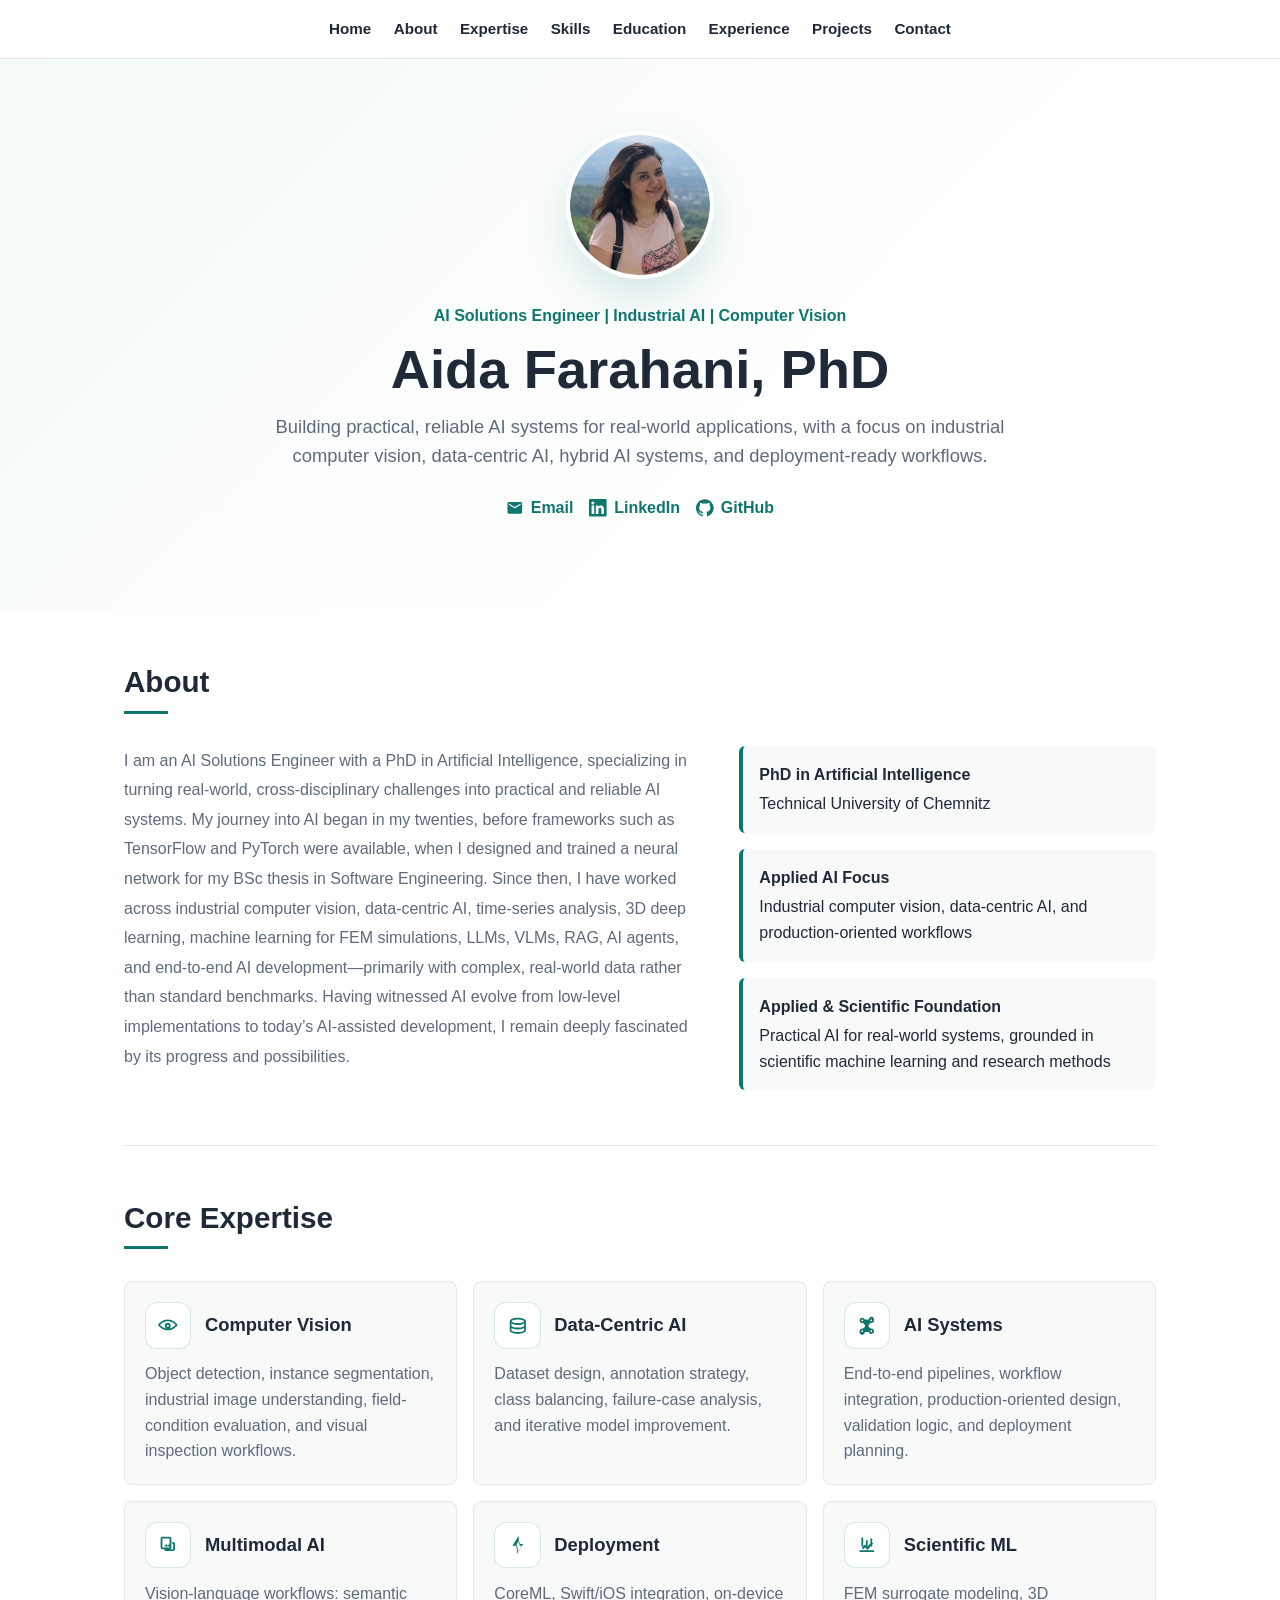
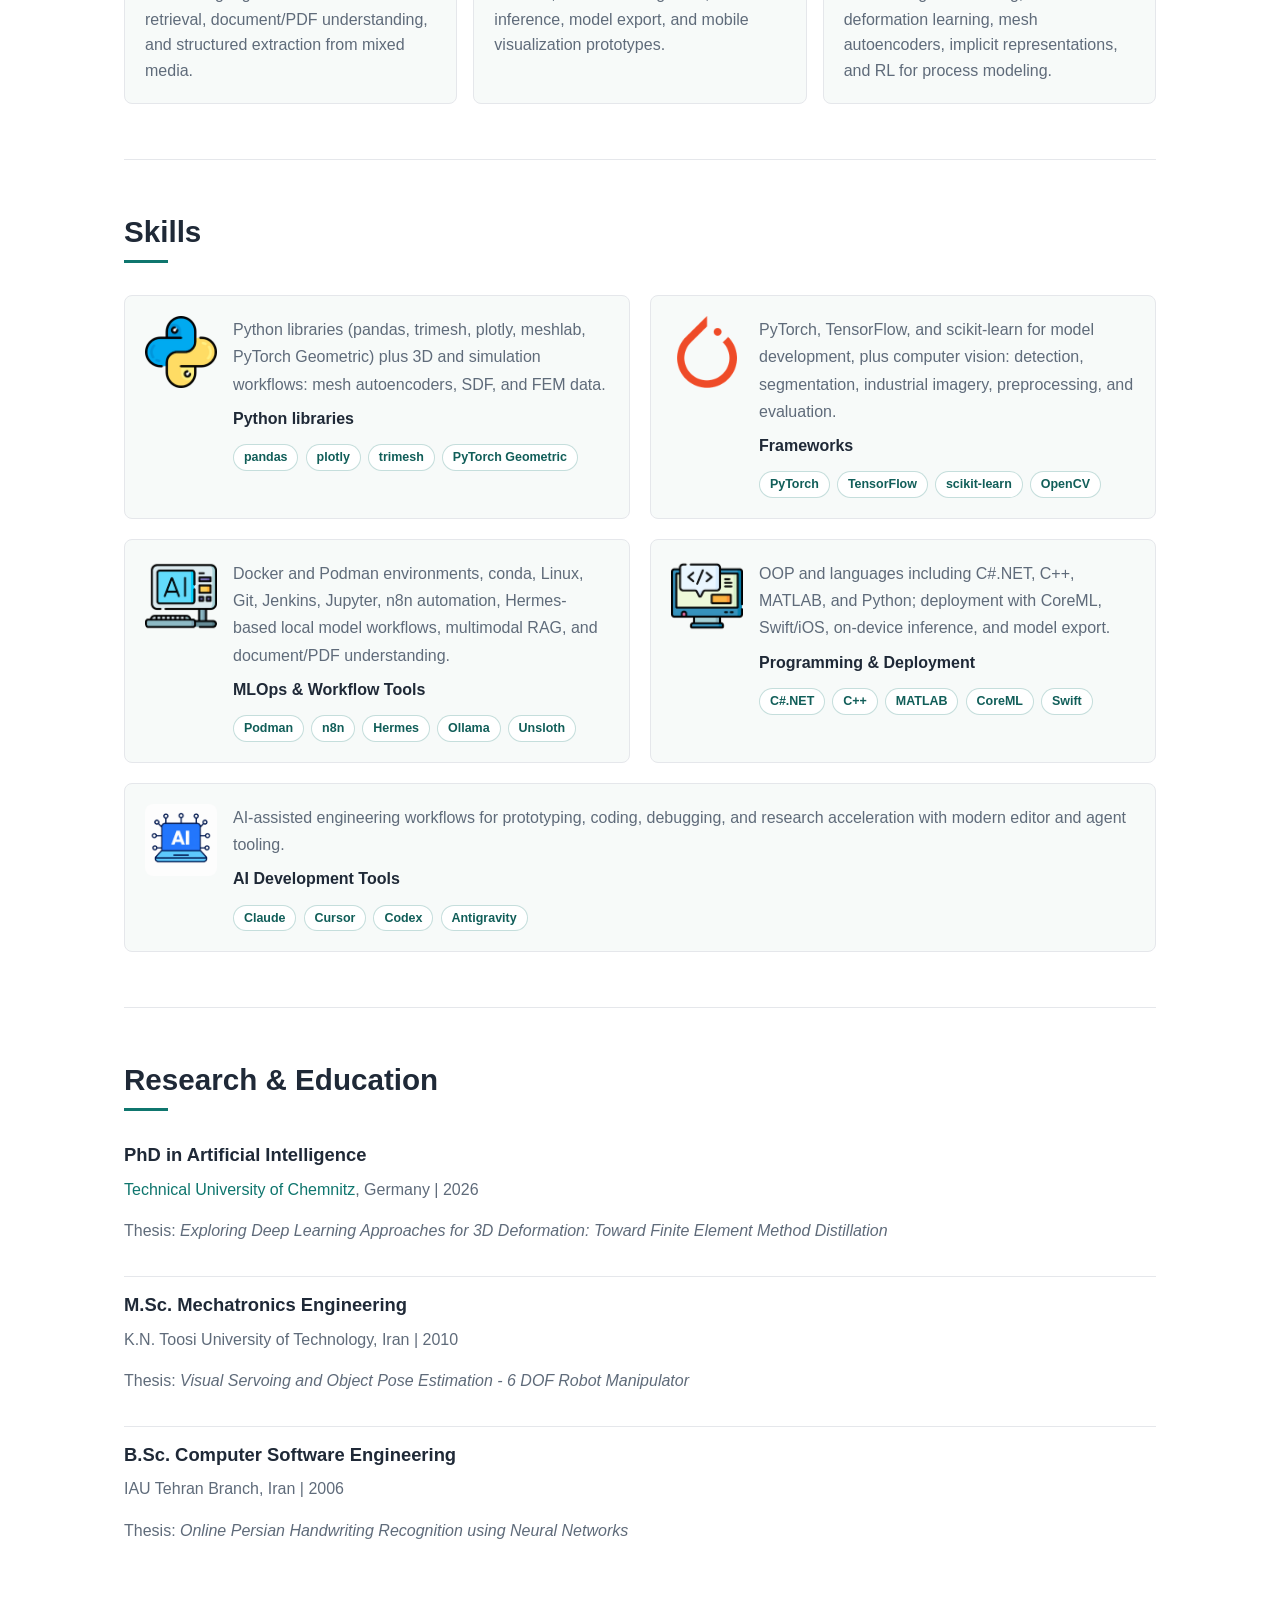
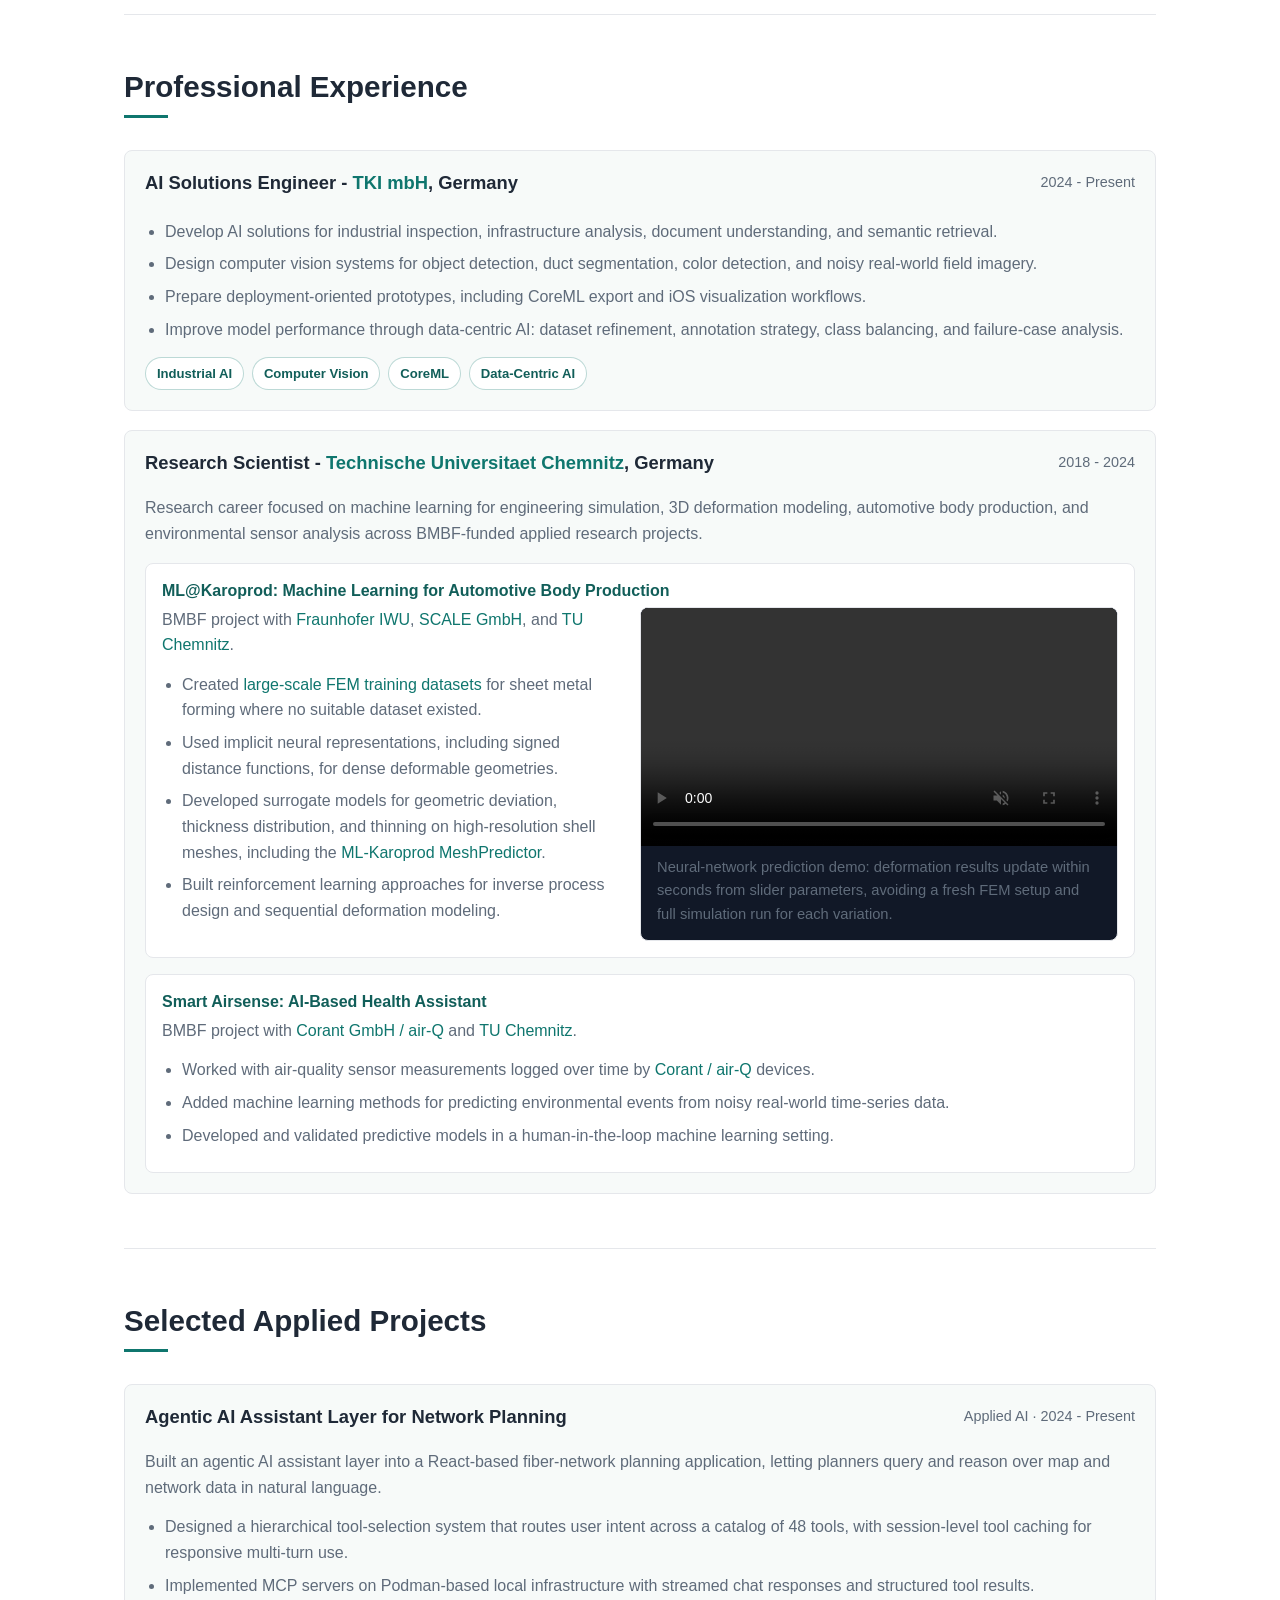
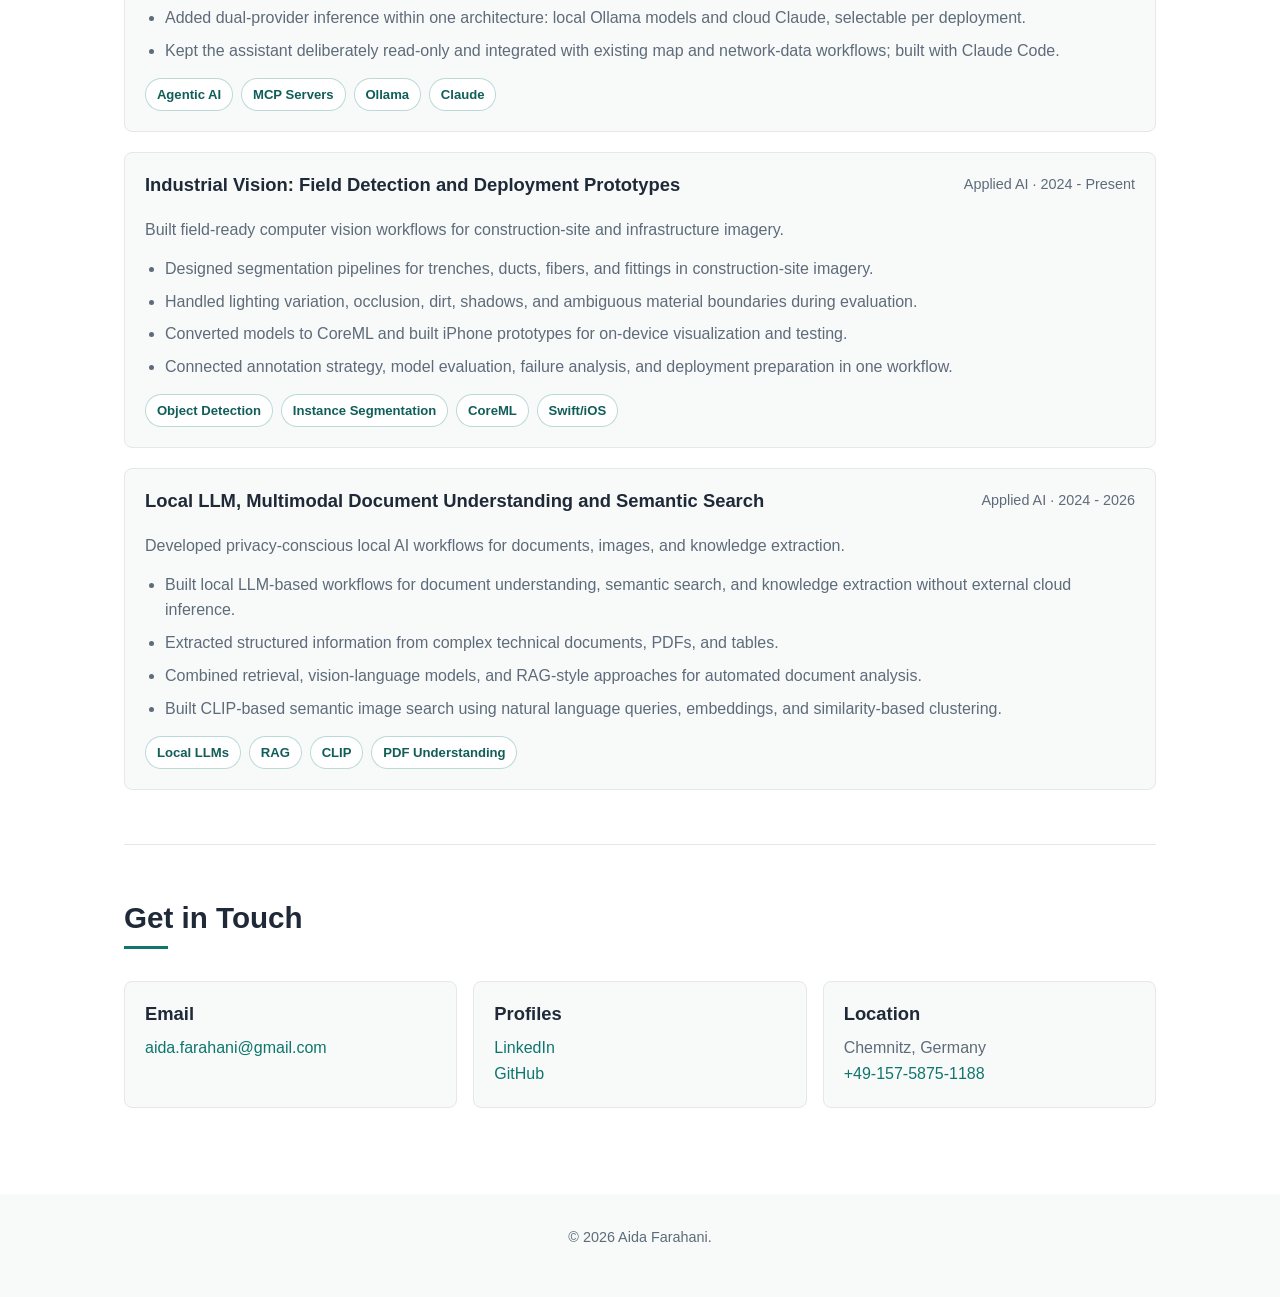
<file: index.html>
<!DOCTYPE html>
<html lang="en">
<head>
    <meta charset="UTF-8">
    <meta http-equiv="X-UA-Compatible" content="IE=Edge">
    <meta name="viewport" content="width=device-width, initial-scale=1.0">
    <meta name="description" content="Aida Farahani, PhD - AI Solutions Engineer focused on industrial computer vision, data-centric AI, hybrid AI systems, and deployed machine learning workflows.">
    <meta name="keywords" content="AI Solutions Engineer, Industrial AI, Computer Vision, Data-Centric AI, YOLO, CoreML, CLIP, RAG, Scientific Machine Learning">
    <meta name="author" content="Aida Farahani">
    <meta name="google-site-verification" content="kxf_3PUzTFuj3gnXSneMkqVTZVSWj_Dgb15Qgk63_C0">
    <title>Aida Farahani, PhD | AI Solutions Engineer</title>
    <style>
        * {
            box-sizing: border-box;
            margin: 0;
            padding: 0;
        }

        :root {
            --accent: #0f766e;
            --accent-dark: #115e59;
            --blue: #2563eb;
            --ink: #1f2937;
            --muted: #5f6b7a;
            --line: #e5e7eb;
            --surface: #f7faf9;
            --white: #ffffff;
        }

        html {
            scroll-behavior: smooth;
        }

        body {
            background: var(--white);
            color: var(--ink);
            font-family: -apple-system, BlinkMacSystemFont, "Segoe UI", Roboto, "Helvetica Neue", Arial, sans-serif;
            line-height: 1.6;
        }

        a {
            color: var(--accent);
            text-decoration: none;
        }

        a:hover {
            color: var(--accent-dark);
            text-decoration: underline;
        }

        nav {
            backdrop-filter: blur(10px);
            background: rgba(255, 255, 255, 0.94);
            border-bottom: 1px solid var(--line);
            position: sticky;
            top: 0;
            z-index: 1000;
        }

        nav ul {
            display: flex;
            flex-wrap: wrap;
            gap: 1.4rem;
            justify-content: center;
            list-style: none;
            padding: 1rem 1.5rem;
        }

        nav a {
            color: var(--ink);
            font-size: 0.95rem;
            font-weight: 600;
            position: relative;
        }

        nav a::after {
            background: var(--accent);
            bottom: -6px;
            content: "";
            height: 2px;
            left: 0;
            position: absolute;
            transition: width 0.2s ease;
            width: 0;
        }

        nav a:hover {
            text-decoration: none;
        }

        nav a:hover::after {
            width: 100%;
        }

        header {
            background: linear-gradient(135deg, #f4fbf9 0%, #ffffff 70%);
            padding: 4.5rem 1.5rem 4rem;
            text-align: center;
        }

        .profile-img {
            border: 4px solid var(--white);
            border-radius: 50%;
            box-shadow: 0 18px 42px rgba(15, 118, 110, 0.16);
            display: block;
            height: 148px;
            margin: 0 auto 1.5rem;
            object-fit: cover;
            width: 148px;
        }

        h1 {
            font-size: clamp(2.1rem, 5vw, 3.4rem);
            letter-spacing: 0;
            line-height: 1.1;
            margin-bottom: 0.75rem;
        }

        .eyebrow {
            color: var(--accent);
            font-size: 1rem;
            font-weight: 700;
            margin-bottom: 0.75rem;
        }

        .tagline {
            color: var(--muted);
            font-size: 1.15rem;
            margin: 0 auto 1.5rem;
            max-width: 760px;
        }

        .social-links,
        .cta-buttons {
            display: flex;
            flex-wrap: wrap;
            gap: 1rem;
            justify-content: center;
        }

        .social-links {
            margin-bottom: 1.6rem;
        }

        .social-links a {
            align-items: center;
            display: inline-flex;
            font-weight: 600;
            gap: 0.45rem;
        }

        .social-link-icon {
            fill: currentColor;
            flex-shrink: 0;
            height: 1.1rem;
            width: 1.1rem;
        }

        .btn {
            border-radius: 6px;
            display: inline-block;
            font-size: 0.95rem;
            font-weight: 700;
            padding: 0.78rem 1.2rem;
            transition: background 0.2s ease, color 0.2s ease, transform 0.2s ease;
        }

        .btn-primary {
            background: var(--accent);
            color: var(--white);
        }

        .btn-primary:hover {
            background: var(--accent-dark);
            color: var(--white);
            text-decoration: none;
            transform: translateY(-1px);
        }

        .btn-secondary {
            border: 1px solid var(--accent);
            color: var(--accent);
        }

        .btn-secondary:hover {
            background: var(--surface);
            text-decoration: none;
        }

        main {
            margin: 0 auto;
            max-width: 1080px;
            padding: 0 1.5rem;
        }

        section {
            border-bottom: 1px solid var(--line);
            padding: 3.4rem 0;
            scroll-margin-top: 68px;
        }

        section:last-child {
            border-bottom: none;
        }

        h2 {
            font-size: 1.85rem;
            line-height: 1.2;
            margin-bottom: 2rem;
            padding-bottom: 0.85rem;
            position: relative;
        }

        h2::before {
            background: var(--accent);
            bottom: 0;
            content: "";
            height: 3px;
            left: 0;
            position: absolute;
            width: 44px;
        }

        h3 {
            font-size: 1.15rem;
            line-height: 1.35;
            margin-bottom: 0.55rem;
        }

        p {
            color: var(--muted);
            margin-bottom: 1rem;
        }

        .about-grid {
            display: grid;
            gap: 2rem;
            grid-template-columns: 1.4fr 1fr;
        }

        .about-text p {
            line-height: 1.85;
        }

        .highlight-list {
            display: grid;
            gap: 1rem;
        }

        .highlight {
            background: var(--surface);
            border-left: 4px solid var(--accent);
            border-radius: 6px;
            padding: 1rem;
        }

        .highlight strong {
            color: var(--ink);
            display: block;
            margin-bottom: 0.25rem;
        }

        .expertise-grid,
        .contact-grid {
            display: grid;
            gap: 1rem;
        }

        .expertise-grid {
            grid-template-columns: repeat(3, minmax(0, 1fr));
        }

        .skills-showcase {
            display: grid;
            gap: 1.25rem;
            grid-template-columns: repeat(2, minmax(0, 1fr));
        }

        .skill-item {
            align-items: flex-start;
            background: var(--surface);
            border: 1px solid var(--line);
            border-radius: 8px;
            display: flex;
            gap: 1rem;
            padding: 1.25rem;
        }

        .skills-showcase .skill-item:last-child:nth-child(odd) {
            grid-column: 1 / -1;
        }

        .skill-item-image {
            flex-shrink: 0;
        }

        .skill-item-image img {
            border-radius: 8px;
            display: block;
            height: 72px;
            object-fit: contain;
            width: 72px;
        }

        .skill-item-info p {
            line-height: 1.7;
            margin-bottom: 0.5rem;
        }

        .skill-item-info h6 {
            color: var(--ink);
            font-size: 1rem;
            font-weight: 700;
            margin: 0;
        }

        .skill-tags {
            display: flex;
            flex-wrap: wrap;
            gap: 0.45rem;
            margin-top: 0.8rem;
        }

        .skill-tags span {
            background: var(--white);
            border: 1px solid rgba(15, 118, 110, 0.24);
            border-radius: 999px;
            color: var(--accent-dark);
            display: inline-block;
            font-size: 0.78rem;
            font-weight: 600;
            line-height: 1;
            padding: 0.38rem 0.62rem;
        }

        .card,
        .case-study,
        .contact-item {
            background: var(--surface);
            border: 1px solid var(--line);
            border-radius: 8px;
            padding: 1.25rem;
        }

        .card p,
        .case-study p,
        .contact-item p {
            margin-bottom: 0;
        }

        .expertise-card-header {
            align-items: center;
            display: flex;
            gap: 0.85rem;
            margin-bottom: 0.8rem;
        }

        .expertise-card-header h3 {
            margin-bottom: 0;
        }

        .expertise-icon {
            align-items: center;
            background: var(--white);
            border: 1px solid rgba(15, 118, 110, 0.16);
            border-radius: 12px;
            display: inline-flex;
            flex-shrink: 0;
            height: 2.9rem;
            justify-content: center;
            width: 2.9rem;
        }

        .expertise-icon svg {
            display: block;
            fill: var(--accent);
            height: 1.35rem;
            width: 1.35rem;
        }

        .project-tags {
            display: flex;
            flex-wrap: wrap;
            gap: 0.5rem;
            margin-top: 0.9rem;
        }

        .tech-tag {
            background: var(--white);
            border: 1px solid rgba(15, 118, 110, 0.28);
            border-radius: 999px;
            color: var(--accent-dark);
            display: inline-block;
            font-size: 0.82rem;
            font-weight: 600;
            padding: 0.32rem 0.68rem;
        }

        .project-list,
        .experience-list {
            display: grid;
            gap: 1.2rem;
        }

        .project-header,
        .experience-header {
            align-items: flex-start;
            display: flex;
            gap: 1rem;
            justify-content: space-between;
            margin-bottom: 0.65rem;
        }

        .project-date,
        .experience-date {
            color: var(--muted);
            font-size: 0.9rem;
            white-space: nowrap;
        }

        .project-impact {
            background: var(--white);
            border-left: 3px solid var(--accent);
            border-radius: 6px;
            color: var(--muted);
            margin: 1rem 0;
            padding: 0.8rem 1rem;
        }

        .project-impact strong {
            color: var(--accent-dark);
        }

        .detail-list {
            color: var(--muted);
            margin: 0.85rem 0 0;
            padding-left: 1.25rem;
        }

        .detail-list li {
            margin-bottom: 0.45rem;
        }

        .subproject {
            background: var(--white);
            border: 1px solid var(--line);
            border-radius: 8px;
            margin-top: 1rem;
            padding: 1rem;
        }

        .subproject h4 {
            color: var(--accent-dark);
            font-size: 1rem;
            line-height: 1.35;
            margin-bottom: 0.35rem;
        }

        .subproject-showcase {
            align-items: start;
            display: grid;
            gap: 1rem;
            grid-template-columns: minmax(0, 1fr) minmax(280px, 50%);
        }

        .project-video {
            background: #111827;
            border: 1px solid var(--line);
            border-radius: 8px;
            margin: 0;
            overflow: hidden;
        }

        .project-video video {
            background: #111827;
            display: block;
            height: auto;
            margin: -1mm;
            max-width: none;
            width: calc(100% + 2mm);
        }

        .project-video figcaption {
            color: var(--muted);
            font-size: 0.92rem;
            line-height: 1.6;
            padding: 0.85rem 1rem;
        }

        .education-grid {
            display: grid;
            gap: 1rem;
        }

        .education-item {
            border-bottom: 1px solid var(--line);
            padding-bottom: 1rem;
        }

        .education-item:last-child {
            border-bottom: none;
            padding-bottom: 0;
        }

        .contact-grid {
            grid-template-columns: repeat(3, minmax(0, 1fr));
        }

        .contact-item a {
            word-break: break-word;
        }

        footer {
            background: var(--surface);
            color: var(--muted);
            font-size: 0.9rem;
            margin-top: 2rem;
            padding: 2rem 1.5rem;
            text-align: center;
        }

        @media (max-width: 960px) {
            .about-grid,
            .expertise-grid,
            .contact-grid {
                grid-template-columns: 1fr;
            }

        }

        @media (max-width: 620px) {
            header {
                padding: 3rem 1rem;
            }

            main {
                padding: 0 1rem;
            }

            nav ul {
                gap: 0.8rem;
                padding: 0.9rem;
            }

            section {
                padding: 2.4rem 0;
            }

            .skills-showcase {
                grid-template-columns: 1fr;
            }

            .project-header,
            .experience-header {
                display: block;
            }

            .subproject-showcase {
                grid-template-columns: 1fr;
            }
        }
    </style>
</head>
<body>
    <nav>
        <ul>
            <li><a href="#home">Home</a></li>
            <li><a href="#about">About</a></li>
            <li><a href="#expertise">Expertise</a></li>
            <li><a href="#skills">Skills</a></li>
            <li><a href="#research">Education</a></li>
            <li><a href="#experience">Experience</a></li>
            <li><a href="#projects">Projects</a></li>
            <li><a href="#contact">Contact</a></li>
        </ul>
    </nav>

    <header id="home">
        <img src="images/aifa.png" alt="Aida Farahani" class="profile-img">
        <p class="eyebrow">AI Solutions Engineer | Industrial AI | Computer Vision</p>
        <h1>Aida Farahani, PhD</h1>
        <p class="tagline">
            Building practical, reliable AI systems for real-world applications, with a focus on industrial computer vision,
            data-centric AI, hybrid AI systems, and deployment-ready workflows.
        </p>

        <div class="social-links">
            <a href="mailto:aida.farahani@gmail.com">
                <svg class="social-link-icon" viewBox="0 0 24 24" aria-hidden="true"><path d="M20 4H4c-1.1 0-2 .9-2 2v12c0 1.1.9 2 2 2h16c1.1 0 2-.9 2-2V6c0-1.1-.9-2-2-2zm0 4-8 5-8-5V6l8 5 8-5v2z"/></svg>
                Email
            </a>
            <a href="https://www.linkedin.com/in/aidafarahani/" target="_blank" rel="noopener">
                <svg class="social-link-icon" viewBox="0 0 24 24" aria-hidden="true"><path d="M20.447 20.452h-3.554v-5.569c0-1.328-.027-3.037-1.852-3.037-1.853 0-2.136 1.445-2.136 2.939v5.667H9.351V9h3.414v1.561h.046c.477-.9 1.637-1.85 3.37-1.85 3.601 0 4.267 2.37 4.267 5.455v6.286zM5.337 7.433a2.062 2.062 0 0 1-2.063-2.065 2.062 2.062 0 0 1 2.063-2.064 2.062 2.062 0 0 1 2.063 2.064 2.062 2.062 0 0 1-2.063 2.065zm1.782 13.019H3.555V9h3.564v11.452zM22.225 0H1.771C.792 0 0 .774 0 1.729v20.542C0 23.227.792 24 1.771 24h20.451C23.2 24 24 23.227 24 22.271V1.729C24 .774 23.2 0 22.222 0h.003z"/></svg>
                LinkedIn
            </a>
            <a href="https://github.com/hex41434" target="_blank" rel="noopener">
                <svg class="social-link-icon" viewBox="0 0 24 24" aria-hidden="true"><path d="M12 .297c-6.63 0-12 5.373-12 12 0 5.303 3.438 9.8 8.205 11.385.6.113.82-.258.82-.577 0-.285-.01-1.04-.015-2.04-3.338.724-4.042-1.61-4.042-1.61C4.422 18.07 3.633 17.7 3.633 17.7c-1.087-.744.084-.729.084-.729 1.205.084 1.838 1.236 1.838 1.236 1.07 1.835 2.809 1.305 3.495.998.108-.776.417-1.305.76-1.605-2.665-.3-5.466-1.332-5.466-5.93 0-1.31.465-2.38 1.235-3.22-.135-.303-.54-1.523.105-3.176 0 0 1.005-.322 3.3 1.23.96-.267 1.98-.399 3-.405 1.02.006 2.04.138 3 .405 2.28-1.552 3.285-1.23 3.285-1.23.645 1.653.24 2.873.12 3.176.765.84 1.23 1.91 1.23 3.22 0 4.61-2.805 5.625-5.475 5.92.42.36.81 1.096.81 2.22 0 1.606-.015 2.896-.015 3.286 0 .315.21.69.825.57C20.565 22.092 24 17.592 24 12.297c0-6.627-5.373-12-12-12"/></svg>
                GitHub
            </a>
        </div>
    </header>

    <main>
        <section id="about">
            <h2>About</h2>
            <div class="about-grid">
                <div class="about-text">
                    <p>
                        I am an AI Solutions Engineer with a PhD in Artificial Intelligence, specializing in turning real-world,
                        cross-disciplinary challenges into practical and reliable AI systems. My journey into AI began in my
                        twenties, before frameworks such as TensorFlow and PyTorch were available, when I designed and trained a
                        neural network for my BSc thesis in Software Engineering. Since then, I have worked across industrial
                        computer vision, data-centric AI, time-series analysis, 3D deep learning, machine learning for FEM
                        simulations, LLMs, VLMs, RAG, AI agents, and end-to-end AI development—primarily with complex, real-world
                        data rather than standard benchmarks. Having witnessed AI evolve from low-level implementations to today’s
                        AI-assisted development, I remain deeply fascinated by its progress and possibilities.
                    </p>
                </div>
                <div class="highlight-list">
                    <div class="highlight">
                        <strong>PhD in Artificial Intelligence</strong>
                        Technical University of Chemnitz
                    </div>
                    <div class="highlight">
                        <strong>Applied AI Focus</strong>
                        Industrial computer vision, data-centric AI, and production-oriented workflows
                    </div>
                    <div class="highlight">
                        <strong>Applied &amp; Scientific Foundation</strong>
                        Practical AI for real-world systems, grounded in scientific machine learning and research methods
                    </div>
                </div>
            </div>
        </section>

        <section id="expertise">
            <h2>Core Expertise</h2>
            <div class="expertise-grid">
                <div class="card">
                    <div class="expertise-card-header">
                        <span class="expertise-icon" aria-hidden="true">
                            <svg viewBox="0 0 24 24"><path d="M12 5c5.48 0 9.78 4.09 10.85 6-.92 1.65-4.95 6-10.85 6S2.14 12.65 1.15 11C2.22 9.09 6.52 5 12 5zm0 2C8.01 7 4.62 9.73 3.36 11 4.62 12.27 8.01 15 12 15s7.38-2.73 8.64-4C19.38 9.73 15.99 7 12 7zm0 1.75A3.25 3.25 0 1 1 8.75 12 3.25 3.25 0 0 1 12 8.75zm0 2A1.25 1.25 0 1 0 13.25 12 1.25 1.25 0 0 0 12 10.75z"/></svg>
                        </span>
                        <h3>Computer Vision</h3>
                    </div>
                    <p>Object detection, instance segmentation, industrial image understanding, field-condition evaluation, and visual inspection workflows.</p>
                </div>
                <div class="card">
                    <div class="expertise-card-header">
                        <span class="expertise-icon" aria-hidden="true">
                            <svg viewBox="0 0 24 24"><path d="M12 3C7.03 3 3 4.79 3 7v10c0 2.21 4.03 4 9 4s9-1.79 9-4V7c0-2.21-4.03-4-9-4zm0 2c4.42 0 7 .99 7 2s-2.58 2-7 2-7-.99-7-2 2.58-2 7-2zm0 6c4.42 0 7-.99 7-2v3c0 1.01-2.58 2-7 2s-7-.99-7-2V9c0 1.01 2.58 2 7 2zm0 5c4.42 0 7-.99 7-2v3c0 1.01-2.58 2-7 2s-7-.99-7-2v-3c0 1.01 2.58 2 7 2z"/></svg>
                        </span>
                        <h3>Data-Centric AI</h3>
                    </div>
                    <p>Dataset design, annotation strategy, class balancing, failure-case analysis, and iterative model improvement.</p>
                </div>
                <div class="card">
                    <div class="expertise-card-header">
                        <span class="expertise-icon" aria-hidden="true">
                            <svg viewBox="0 0 24 24"><path d="M7 3a3 3 0 0 1 2.83 2H14.17A3 3 0 1 1 20 6a3 3 0 0 1-3.83 2.87L14 11v2l2.17 2.13A3 3 0 1 1 14.17 19H9.83A3 3 0 1 1 4 18a3 3 0 0 1 3.83-2.87L10 13v-2L7.83 8.87A3 3 0 1 1 7 3zm0 2a1 1 0 1 0 0 2 1 1 0 0 0 0-2zm10 0a1 1 0 1 0 0 2 1 1 0 0 0 0-2zM7 17a1 1 0 1 0 0 2 1 1 0 0 0 0-2zm10 0a1 1 0 1 0 0 2 1 1 0 0 0 0-2z"/></svg>
                        </span>
                        <h3>AI Systems</h3>
                    </div>
                    <p>End-to-end pipelines, workflow integration, production-oriented design, validation logic, and deployment planning.</p>
                </div>
                <div class="card">
                    <div class="expertise-card-header">
                        <span class="expertise-icon" aria-hidden="true">
                            <svg viewBox="0 0 24 24"><path d="M4 5a2 2 0 0 1 2-2h8a2 2 0 0 1 2 2v10a2 2 0 0 1-2 2H6a2 2 0 0 1-2-2V5zm2 0v10h8V5H6zm11 4h1a2 2 0 0 1 2 2v6a2 2 0 0 1-2 2h-8a2 2 0 0 1-2-2v-1h2v1h8v-6h-1V9zm-9 5 2.25-3 1.75 2 1.5-2 2.5 3H8z"/></svg>
                        </span>
                        <h3>Multimodal AI</h3>
                    </div>
                    <p>Vision-language workflows: semantic retrieval, document/PDF understanding, and structured extraction from mixed media.</p>
                </div>
                <div class="card">
                    <div class="expertise-card-header">
                        <span class="expertise-icon" aria-hidden="true">
                            <svg viewBox="0 0 24 24"><path d="M13 2 6 13h5v9l7-11h-5V2zm-1 7h2v4h2.39L12 20v-5H9.61L12 9z"/></svg>
                        </span>
                        <h3>Deployment</h3>
                    </div>
                    <p>CoreML, Swift/iOS integration, on-device inference, model export, and mobile visualization prototypes.</p>
                </div>
                <div class="card">
                    <div class="expertise-card-header">
                        <span class="expertise-icon" aria-hidden="true">
                            <svg viewBox="0 0 24 24"><path d="M4 18h16v2H4v-2zm2.5-2.5 3.25-3.75 2.75 2.75 4.75-5.5L19 10.5l-6.25 7.25-2.75-2.75L8 17l-1.5-1.5zM6 4h2v10H6V4zm5 3h2v7h-2V7zm5-2h2v9h-2V5z"/></svg>
                        </span>
                        <h3>Scientific ML</h3>
                    </div>
                    <p>FEM surrogate modeling, 3D deformation learning, mesh autoencoders, implicit representations, and RL for process modeling.</p>
                </div>
            </div>
        </section>

        <section id="skills">
            <h2>Skills</h2>
            <div class="skills-showcase">
                <article class="skill-item">
                    <div class="skill-item-image">
                        <img src="images/testimonials/python.png" alt="Python libraries">
                    </div>
                    <div class="skill-item-info">
                        <p>Python libraries (pandas, trimesh, plotly, meshlab, PyTorch Geometric) plus 3D and simulation workflows: mesh autoencoders, SDF, and FEM data.</p>
                        <h6>Python libraries</h6>
                        <div class="skill-tags">
                            <span>pandas</span>
                            <span>plotly</span>
                            <span>trimesh</span>
                            <span>PyTorch Geometric</span>
                        </div>
                    </div>
                </article>

                <article class="skill-item">
                    <div class="skill-item-image">
                        <img src="images/testimonials/PyTorch.png" alt="Frameworks">
                    </div>
                    <div class="skill-item-info">
                        <p>PyTorch, TensorFlow, and scikit-learn for model development, plus computer vision: detection, segmentation, industrial imagery, preprocessing, and evaluation.</p>
                        <h6>Frameworks</h6>
                        <div class="skill-tags">
                            <span>PyTorch</span>
                            <span>TensorFlow</span>
                            <span>scikit-learn</span>
                            <span>OpenCV</span>
                        </div>
                    </div>
                </article>

                <article class="skill-item">
                    <div class="skill-item-image">
                        <img src="images/testimonials/AITools.png" alt="MLOps and workflow tools">
                    </div>
                    <div class="skill-item-info">
                        <p>Docker and Podman environments, conda, Linux, Git, Jenkins, Jupyter, n8n automation, Hermes-based local model workflows, multimodal RAG, and document/PDF understanding.</p>
                        <h6>MLOps &amp; Workflow Tools</h6>
                        <div class="skill-tags">
                            <span>Podman</span>
                            <span>n8n</span>
                            <span>Hermes</span>
                            <span>Ollama</span>
                            <span>Unsloth</span>
                        </div>
                    </div>
                </article>

                <article class="skill-item">
                    <div class="skill-item-image">
                        <img src="images/testimonials/prog.png" alt="Programming Skills">
                    </div>
                    <div class="skill-item-info">
                        <p>OOP and languages including C#.NET, C++, MATLAB, and Python; deployment with CoreML, Swift/iOS, on-device inference, and model export.</p>
                        <h6>Programming &amp; Deployment</h6>
                        <div class="skill-tags">
                            <span>C#.NET</span>
                            <span>C++</span>
                            <span>MATLAB</span>
                            <span>CoreML</span>
                            <span>Swift</span>
                        </div>
                    </div>
                </article>

                <article class="skill-item">
                    <div class="skill-item-image">
                        <img src="images/testimonials/ai-dev-tools.png" alt="AI development tools">
                    </div>
                    <div class="skill-item-info">
                        <p>AI-assisted engineering workflows for prototyping, coding, debugging, and research acceleration with modern editor and agent tooling.</p>
                        <h6>AI Development Tools</h6>
                        <div class="skill-tags">
                            <span>Claude</span>
                            <span>Cursor</span>
                            <span>Codex</span>
                            <span>Antigravity</span>
                        </div>
                    </div>
                </article>
            </div>
        </section>

        <section id="research">
            <h2>Research &amp; Education</h2>
            <div class="education-grid">
                <div class="education-item">
                    <h3>PhD in Artificial Intelligence</h3>
                    <p><a href="https://www.tu-chemnitz.de/" target="_blank" rel="noopener">Technical University of Chemnitz</a>, Germany | 2026</p>
                    <p>Thesis: <em>Exploring Deep Learning Approaches for 3D Deformation: Toward Finite Element Method Distillation</em></p>
                </div>
                <div class="education-item">
                    <h3>M.Sc. Mechatronics Engineering</h3>
                    <p>K.N. Toosi University of Technology, Iran | 2010</p>
                    <p>Thesis: <em>Visual Servoing and Object Pose Estimation - 6 DOF Robot Manipulator</em></p>
                </div>
                <div class="education-item">
                    <h3>B.Sc. Computer Software Engineering</h3>
                    <p>IAU Tehran Branch, Iran | 2006</p>
                    <p>Thesis: <em>Online Persian Handwriting Recognition using Neural Networks</em></p>
                </div>
            </div>
        </section>

        <section id="experience">
            <h2>Professional Experience</h2>
            <div class="experience-list">
                <article class="case-study">
                    <div class="experience-header">
                        <h3>AI Solutions Engineer - <a href="https://www.tki-chemnitz.com/" target="_blank" rel="noopener">TKI mbH</a>, Germany</h3>
                        <span class="experience-date">2024 - Present</span>
                    </div>
                    <ul class="detail-list">
                        <li>Develop AI solutions for industrial inspection, infrastructure analysis, document understanding, and semantic retrieval.</li>
                        <li>Design computer vision systems for object detection, duct segmentation, color detection, and noisy real-world field imagery.</li>
                        <li>Prepare deployment-oriented prototypes, including CoreML export and iOS visualization workflows.</li>
                        <li>Improve model performance through data-centric AI: dataset refinement, annotation strategy, class balancing, and failure-case analysis.</li>
                    </ul>
                    <div class="project-tags">
                        <span class="tech-tag">Industrial AI</span>
                        <span class="tech-tag">Computer Vision</span>
                        <span class="tech-tag">CoreML</span>
                        <span class="tech-tag">Data-Centric AI</span>
                    </div>
                </article>

                <article class="case-study">
                    <div class="experience-header">
                        <h3>Research Scientist - <a href="https://www.tu-chemnitz.de/" target="_blank" rel="noopener">Technische Universitaet Chemnitz</a>, Germany</h3>
                        <span class="experience-date">2018 - 2024</span>
                    </div>
                    <p>
                        Research career focused on machine learning for engineering simulation, 3D deformation modeling,
                        automotive body production, and environmental sensor analysis across BMBF-funded applied research projects.
                    </p>

                    <div class="subproject">
                        <h4>ML@Karoprod: Machine Learning for Automotive Body Production</h4>
                        <div class="subproject-showcase">
                            <div>
                                <p class="project-description">
                                    BMBF project with <a href="https://www.iwu.fraunhofer.de/" target="_blank" rel="noopener">Fraunhofer IWU</a>,
                                    <a href="https://www.scale.eu/en/" target="_blank" rel="noopener">SCALE GmbH</a>, and
                                    <a href="https://www.tu-chemnitz.de/" target="_blank" rel="noopener">TU Chemnitz</a>.
                                </p>
                                <ul class="detail-list">
                                    <li>Created <a href="https://www.tu-chemnitz.de/informatik/KI/projects/geometricdeeplearning/index.php" target="_blank" rel="noopener">large-scale FEM training datasets</a> for sheet metal forming where no suitable dataset existed.</li>
                                    <li>Used implicit neural representations, including signed distance functions, for dense deformable geometries.</li>
                                    <li>Developed surrogate models for geometric deviation, thickness distribution, and thinning on high-resolution shell meshes, including the <a href="https://github.com/hamkerlab/ML-Karoprod-MeshPredictor" target="_blank" rel="noopener">ML-Karoprod MeshPredictor</a>.</li>
                                    <li>Built reinforcement learning approaches for inverse process design and sequential deformation modeling.</li>
                                </ul>
                            </div>
                            <figure class="project-video">
                                <video autoplay controls loop muted playsinline preload="metadata">
                                    <source src="media/params_slider.mp4" type="video/mp4">
                                    Your browser does not support the video tag.
                                </video>
                                <figcaption>
                                    Neural-network prediction demo: deformation results update within seconds from slider parameters,
                                    avoiding a fresh FEM setup and full simulation run for each variation.
                                </figcaption>
                            </figure>
                        </div>
                    </div>

                    <div class="subproject">
                        <h4>Smart Airsense: AI-Based Health Assistant</h4>
                        <p class="project-description">
                            BMBF project with <a href="https://en.air-q.com/" target="_blank" rel="noopener">Corant GmbH / air-Q</a>
                            and <a href="https://www.tu-chemnitz.de/" target="_blank" rel="noopener">TU Chemnitz</a>.
                        </p>
                        <ul class="detail-list">
                            <li>Worked with air-quality sensor measurements logged over time by <a href="https://en.air-q.com/" target="_blank" rel="noopener">Corant / air-Q</a> devices.</li>
                            <li>Added machine learning methods for predicting environmental events from noisy real-world time-series data.</li>
                            <li>Developed and validated predictive models in a human-in-the-loop machine learning setting.</li>
                        </ul>
                    </div>
                </article>
            </div>
        </section>

        <section id="projects">
            <h2>Selected Applied Projects</h2>
            <div class="project-list">
                <article class="case-study">
                    <div class="project-header">
                        <h3>Agentic AI Assistant Layer for Network Planning</h3>
                        <span class="project-date">Applied AI · 2024 - Present</span>
                    </div>
                    <p class="project-description">
                        Built an agentic AI assistant layer into a React-based fiber-network planning application, letting planners query and reason over map and network data in natural language.
                    </p>
                    <ul class="detail-list">
                        <li>Designed a hierarchical tool-selection system that routes user intent across a catalog of 48 tools, with session-level tool caching for responsive multi-turn use.</li>
                        <li>Implemented MCP servers on Podman-based local infrastructure with streamed chat responses and structured tool results.</li>
                        <li>Added dual-provider inference within one architecture: local Ollama models and cloud Claude, selectable per deployment.</li>
                        <li>Kept the assistant deliberately read-only and integrated with existing map and network-data workflows; built with Claude Code.</li>
                    </ul>
                    <div class="project-tags">
                        <span class="tech-tag">Agentic AI</span>
                        <span class="tech-tag">MCP Servers</span>
                        <span class="tech-tag">Ollama</span>
                        <span class="tech-tag">Claude</span>
                    </div>
                </article>

                <article class="case-study">
                    <div class="project-header">
                        <h3>Industrial Vision: Field Detection and Deployment Prototypes</h3>
                        <span class="project-date">Applied AI · 2024 - Present</span>
                    </div>
                    <p class="project-description">
                        Built field-ready computer vision workflows for construction-site and infrastructure imagery.
                    </p>
                    <ul class="detail-list">
                        <li>Designed segmentation pipelines for trenches, ducts, fibers, and fittings in construction-site imagery.</li>
                        <li>Handled lighting variation, occlusion, dirt, shadows, and ambiguous material boundaries during evaluation.</li>
                        <li>Converted models to CoreML and built iPhone prototypes for on-device visualization and testing.</li>
                        <li>Connected annotation strategy, model evaluation, failure analysis, and deployment preparation in one workflow.</li>
                    </ul>
                    <div class="project-tags">
                        <span class="tech-tag">Object Detection</span>
                        <span class="tech-tag">Instance Segmentation</span>
                        <span class="tech-tag">CoreML</span>
                        <span class="tech-tag">Swift/iOS</span>
                    </div>
                </article>

                <article class="case-study">
                    <div class="project-header">
                        <h3>Local LLM, Multimodal Document Understanding and Semantic Search</h3>
                        <span class="project-date">Applied AI · 2024 - 2026</span>
                    </div>
                    <p class="project-description">
                        Developed privacy-conscious local AI workflows for documents, images, and knowledge extraction.
                    </p>
                    <ul class="detail-list">
                        <li>Built local LLM-based workflows for document understanding, semantic search, and knowledge extraction without external cloud inference.</li>
                        <li>Extracted structured information from complex technical documents, PDFs, and tables.</li>
                        <li>Combined retrieval, vision-language models, and RAG-style approaches for automated document analysis.</li>
                        <li>Built CLIP-based semantic image search using natural language queries, embeddings, and similarity-based clustering.</li>
                    </ul>
                    <div class="project-tags">
                        <span class="tech-tag">Local LLMs</span>
                        <span class="tech-tag">RAG</span>
                        <span class="tech-tag">CLIP</span>
                        <span class="tech-tag">PDF Understanding</span>
                    </div>
                </article>
            </div>
        </section>

        <section id="contact">
            <h2>Get in Touch</h2>
            <div class="contact-grid">
                <div class="contact-item">
                    <h3>Email</h3>
                    <p><a href="mailto:aida.farahani@gmail.com">aida.farahani@gmail.com</a></p>
                </div>
                <div class="contact-item">
                    <h3>Profiles</h3>
                    <p><a href="https://www.linkedin.com/in/aidafarahani/" target="_blank" rel="noopener">LinkedIn</a></p>
                    <p><a href="https://github.com/hex41434" target="_blank" rel="noopener">GitHub</a></p>
                </div>
                <div class="contact-item">
                    <h3>Location</h3>
                    <p>Chemnitz, Germany</p>
                    <p><a href="tel:+4915758751188">+49-157-5875-1188</a></p>
                </div>
            </div>

        </section>
    </main>

    <footer>
        <p>&copy; 2026 Aida Farahani.</p>
    </footer>
</body>
</html>
</file>
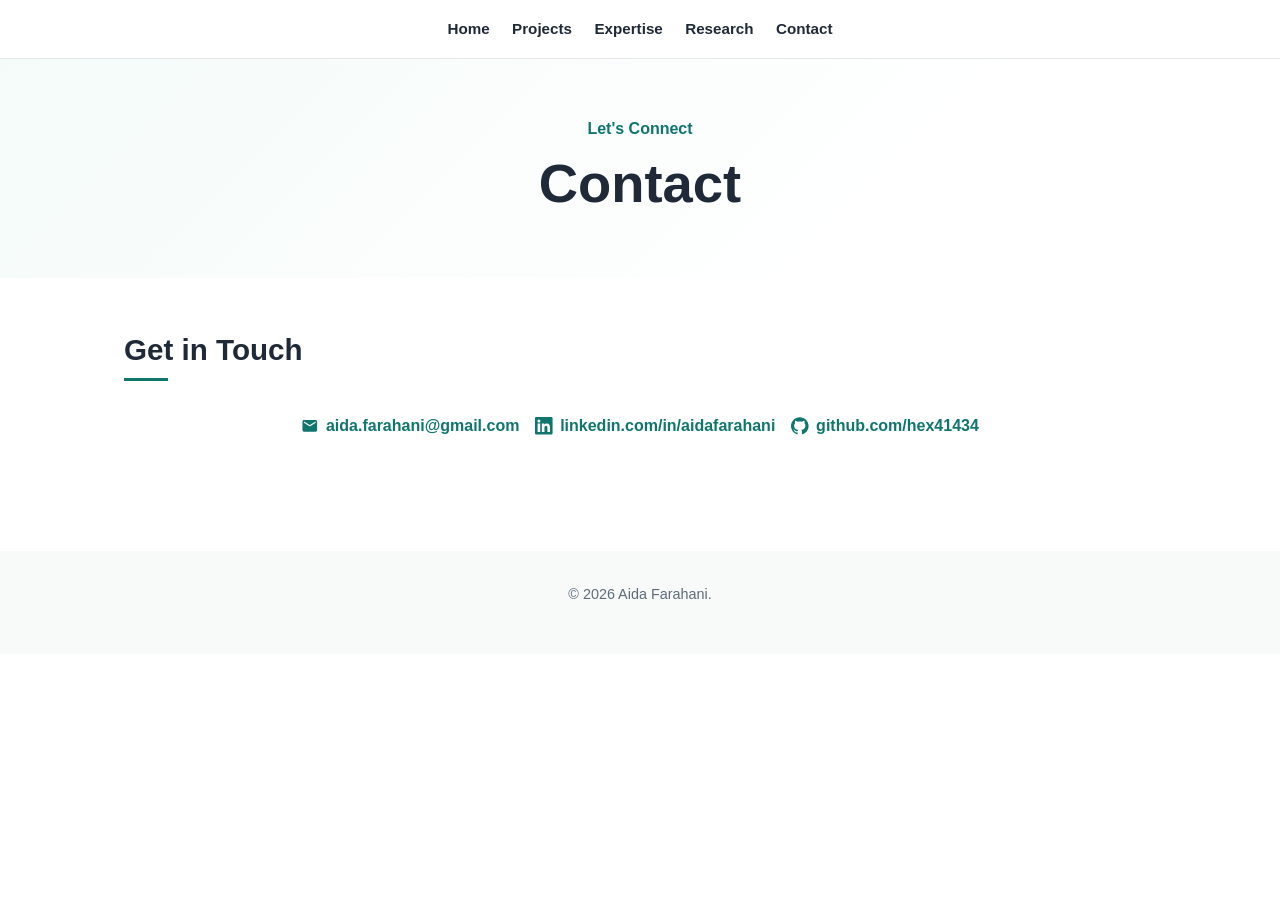
<file: contact.html>
<!DOCTYPE html>
<html lang="en">
<head>
    <meta charset="UTF-8">
    <meta http-equiv="X-UA-Compatible" content="IE=Edge">
    <meta name="viewport" content="width=device-width, initial-scale=1.0">
    <meta name="description" content="Contact Aida Farahani for AI engineering, industrial AI, computer vision, and applied machine learning opportunities.">
    <meta name="keywords" content="AI Solutions Engineer, Industrial AI, Computer Vision, Data-Centric AI, MLOps, RAG, Scientific Machine Learning">
    <meta name="author" content="Aida Farahani">
    <meta name="google-site-verification" content="kxf_3PUzTFuj3gnXSneMkqVTZVSWj_Dgb15Qgk63_C0">
    <title>Contact | Aida Farahani, PhD</title>
    <style>
        * {
            box-sizing: border-box;
            margin: 0;
            padding: 0;
        }

        :root {
            --accent: #0f766e;
            --accent-dark: #115e59;
            --blue: #2563eb;
            --ink: #1f2937;
            --muted: #5f6b7a;
            --line: #e5e7eb;
            --surface: #f7faf9;
            --white: #ffffff;
        }

        html {
            scroll-behavior: smooth;
        }

        body {
            background: var(--white);
            color: var(--ink);
            font-family: -apple-system, BlinkMacSystemFont, "Segoe UI", Roboto, "Helvetica Neue", Arial, sans-serif;
            line-height: 1.6;
        }

        a {
            color: var(--accent);
            text-decoration: none;
        }

        a:hover {
            color: var(--accent-dark);
            text-decoration: underline;
        }

        nav {
            backdrop-filter: blur(10px);
            background: rgba(255, 255, 255, 0.94);
            border-bottom: 1px solid var(--line);
            position: sticky;
            top: 0;
            z-index: 1000;
        }

        nav ul {
            display: flex;
            flex-wrap: wrap;
            gap: 1.4rem;
            justify-content: center;
            list-style: none;
            padding: 1rem 1.5rem;
        }

        nav a {
            color: var(--ink);
            font-size: 0.95rem;
            font-weight: 600;
            position: relative;
        }

        nav a::after {
            background: var(--accent);
            bottom: -6px;
            content: "";
            height: 2px;
            left: 0;
            position: absolute;
            transition: width 0.2s ease;
            width: 0;
        }

        nav a:hover {
            text-decoration: none;
        }

        nav a:hover::after {
            width: 100%;
        }

        header {
            background: linear-gradient(135deg, #f4fbf9 0%, #ffffff 70%);
            padding: 4.5rem 1.5rem 4rem;
            text-align: center;
        }

        .profile-img {
            border: 4px solid var(--white);
            border-radius: 50%;
            box-shadow: 0 18px 42px rgba(15, 118, 110, 0.16);
            display: block;
            height: 148px;
            margin: 0 auto 1.5rem;
            object-fit: cover;
            width: 148px;
        }

        h1 {
            font-size: clamp(2.1rem, 5vw, 3.4rem);
            letter-spacing: 0;
            line-height: 1.1;
            margin-bottom: 0.75rem;
        }

        .eyebrow {
            color: var(--accent);
            font-size: 1rem;
            font-weight: 700;
            margin-bottom: 0.75rem;
        }

        .tagline {
            color: var(--muted);
            font-size: 1.15rem;
            margin: 0 auto 1.5rem;
            max-width: 760px;
        }

        .social-links,
        .cta-buttons {
            display: flex;
            flex-wrap: wrap;
            gap: 1rem;
            justify-content: center;
        }

        .social-links {
            margin-bottom: 1.6rem;
        }

        .social-links a {
            align-items: center;
            display: inline-flex;
            font-weight: 600;
            gap: 0.45rem;
        }

        .social-link-icon {
            fill: currentColor;
            flex-shrink: 0;
            height: 1.1rem;
            width: 1.1rem;
        }

        .btn {
            border-radius: 6px;
            display: inline-block;
            font-size: 0.95rem;
            font-weight: 700;
            padding: 0.78rem 1.2rem;
            transition: background 0.2s ease, color 0.2s ease, transform 0.2s ease;
        }

        .btn-primary {
            background: var(--accent);
            color: var(--white);
        }

        .btn-primary:hover {
            background: var(--accent-dark);
            color: var(--white);
            text-decoration: none;
            transform: translateY(-1px);
        }

        .btn-secondary {
            border: 1px solid var(--accent);
            color: var(--accent);
        }

        .btn-secondary:hover {
            background: var(--surface);
            text-decoration: none;
        }

        main {
            margin: 0 auto;
            max-width: 1080px;
            padding: 0 1.5rem;
        }

        section {
            border-bottom: 1px solid var(--line);
            padding: 3.4rem 0;
            scroll-margin-top: 68px;
        }

        section:last-child {
            border-bottom: none;
        }

        h2 {
            font-size: 1.85rem;
            line-height: 1.2;
            margin-bottom: 2rem;
            padding-bottom: 0.85rem;
            position: relative;
        }

        h2::before {
            background: var(--accent);
            bottom: 0;
            content: "";
            height: 3px;
            left: 0;
            position: absolute;
            width: 44px;
        }

        h3 {
            font-size: 1.15rem;
            line-height: 1.35;
            margin-bottom: 0.55rem;
        }

        p {
            color: var(--muted);
            margin-bottom: 1rem;
        }

        .about-grid {
            display: grid;
            gap: 2rem;
            grid-template-columns: 1.4fr 1fr;
        }

        .about-text p {
            line-height: 1.85;
        }

        .highlight-list {
            display: grid;
            gap: 1rem;
        }

        .highlight {
            background: var(--surface);
            border-left: 4px solid var(--accent);
            border-radius: 6px;
            padding: 1rem;
        }

        .highlight strong {
            color: var(--ink);
            display: block;
            margin-bottom: 0.25rem;
        }

        .expertise-grid,
        .contact-grid {
            display: grid;
            gap: 1rem;
        }

        .expertise-grid {
            grid-template-columns: repeat(3, minmax(0, 1fr));
        }

        .skills-showcase {
            display: grid;
            gap: 1.25rem;
            grid-template-columns: repeat(2, minmax(0, 1fr));
        }

        .skill-item {
            align-items: flex-start;
            background: var(--surface);
            border: 1px solid var(--line);
            border-radius: 8px;
            display: flex;
            gap: 1rem;
            padding: 1.25rem;
        }

        .skills-showcase .skill-item:last-child:nth-child(odd) {
            grid-column: 1 / -1;
        }

        .skill-item-image {
            flex-shrink: 0;
        }

        .skill-item-image img {
            border-radius: 8px;
            display: block;
            height: 72px;
            object-fit: contain;
            width: 72px;
        }

        .skill-item-info p {
            line-height: 1.7;
            margin-bottom: 0.5rem;
        }

        .skill-item-info h6 {
            color: var(--ink);
            font-size: 1rem;
            font-weight: 700;
            margin: 0;
        }

        .skill-tags {
            display: flex;
            flex-wrap: wrap;
            gap: 0.45rem;
            margin-top: 0.8rem;
        }

        .skill-tags span {
            background: var(--white);
            border: 1px solid rgba(15, 118, 110, 0.24);
            border-radius: 999px;
            color: var(--accent-dark);
            display: inline-block;
            font-size: 0.78rem;
            font-weight: 600;
            line-height: 1;
            padding: 0.38rem 0.62rem;
        }

        .card,
        .case-study,
        .contact-item {
            background: var(--surface);
            border: 1px solid var(--line);
            border-radius: 8px;
            padding: 1.25rem;
        }

        .card p,
        .case-study p,
        .contact-item p {
            margin-bottom: 0;
        }

        .expertise-card-header {
            align-items: center;
            display: flex;
            gap: 0.85rem;
            margin-bottom: 0.8rem;
        }

        .expertise-card-header h3 {
            margin-bottom: 0;
        }

        .expertise-icon {
            align-items: center;
            background: var(--white);
            border: 1px solid rgba(15, 118, 110, 0.16);
            border-radius: 12px;
            display: inline-flex;
            flex-shrink: 0;
            height: 2.9rem;
            justify-content: center;
            width: 2.9rem;
        }

        .expertise-icon svg {
            display: block;
            fill: var(--accent);
            height: 1.35rem;
            width: 1.35rem;
        }

        .project-tags {
            display: flex;
            flex-wrap: wrap;
            gap: 0.5rem;
            margin-top: 0.9rem;
        }

        .tech-tag {
            background: var(--white);
            border: 1px solid rgba(15, 118, 110, 0.28);
            border-radius: 999px;
            color: var(--accent-dark);
            display: inline-block;
            font-size: 0.82rem;
            font-weight: 600;
            padding: 0.32rem 0.68rem;
        }

        .project-list,
        .experience-list {
            display: grid;
            gap: 1.2rem;
        }

        .project-header,
        .experience-header {
            align-items: flex-start;
            display: flex;
            gap: 1rem;
            justify-content: space-between;
            margin-bottom: 0.65rem;
        }

        .project-date,
        .experience-date {
            color: var(--muted);
            font-size: 0.9rem;
            white-space: nowrap;
        }

        .project-impact {
            background: var(--white);
            border-left: 3px solid var(--accent);
            border-radius: 6px;
            color: var(--muted);
            margin: 1rem 0;
            padding: 0.8rem 1rem;
        }

        .project-impact strong {
            color: var(--accent-dark);
        }

        .detail-list {
            color: var(--muted);
            margin: 0.85rem 0 0;
            padding-left: 1.25rem;
        }

        .detail-list li {
            margin-bottom: 0.45rem;
        }

        .subproject {
            background: var(--white);
            border: 1px solid var(--line);
            border-radius: 8px;
            margin-top: 1rem;
            padding: 1rem;
        }

        .subproject h4 {
            color: var(--accent-dark);
            font-size: 1rem;
            line-height: 1.35;
            margin-bottom: 0.35rem;
        }

        .subproject-showcase {
            align-items: start;
            display: grid;
            gap: 1rem;
            grid-template-columns: minmax(0, 1fr) minmax(280px, 50%);
        }

        .project-video {
            background: #111827;
            border: 1px solid var(--line);
            border-radius: 8px;
            margin: 0;
            overflow: hidden;
        }

        .project-video video {
            background: #111827;
            display: block;
            height: auto;
            margin: -1mm;
            max-width: none;
            width: calc(100% + 2mm);
        }

        .project-video figcaption {
            color: var(--muted);
            font-size: 0.92rem;
            line-height: 1.6;
            padding: 0.85rem 1rem;
        }

        .education-grid {
            display: grid;
            gap: 1rem;
        }

        .education-item {
            border-bottom: 1px solid var(--line);
            padding-bottom: 1rem;
        }

        .education-item:last-child {
            border-bottom: none;
            padding-bottom: 0;
        }

        .contact-grid {
            grid-template-columns: repeat(3, minmax(0, 1fr));
        }

        .contact-item a {
            word-break: break-word;
        }

        footer {
            background: var(--surface);
            color: var(--muted);
            font-size: 0.9rem;
            margin-top: 2rem;
            padding: 2rem 1.5rem;
            text-align: center;
        }

        @media (max-width: 960px) {
            .about-grid,
            .expertise-grid,
            .contact-grid {
                grid-template-columns: 1fr;
            }

        }

        @media (max-width: 620px) {
            header {
                padding: 3rem 1rem;
            }

            main {
                padding: 0 1rem;
            }

            nav ul {
                gap: 0.8rem;
                padding: 0.9rem;
            }

            section {
                padding: 2.4rem 0;
            }

            .skills-showcase {
                grid-template-columns: 1fr;
            }

            .project-header,
            .experience-header {
                display: block;
            }

            .subproject-showcase {
                grid-template-columns: 1fr;
            }
        }


        .page-hero {
            background: linear-gradient(135deg, #f4fbf9 0%, #ffffff 72%);
            padding: 3.6rem 1.5rem 3rem;
            text-align: center;
        }

        .page-hero h1 {
            margin-bottom: 1rem;
        }

        .page-hero .tagline {
            margin-bottom: 0;
        }

        .cv-actions {
            display: flex;
            flex-wrap: wrap;
            gap: 1rem;
            margin-top: 1.4rem;
        }

        .project-media {
            background: #eef4f3;
            border: 1px solid var(--line);
            border-radius: 8px;
            margin: 1rem 0;
            overflow: hidden;
        }

        .project-media img,
        .project-media video {
            display: block;
            height: auto;
            width: 100%;
        }

        .project-media figcaption {
            color: var(--muted);
            font-size: 0.92rem;
            line-height: 1.6;
            padding: 0.85rem 1rem;
        }

        .project-grid {
            display: grid;
            gap: 1.2rem;
        }

    </style>
</head>
<body>
    <nav>
        <ul>
            <li><a href="index.html#home">Home</a></li>
            <li><a href="projects.html">Projects</a></li>
            <li><a href="expertise.html">Expertise</a></li>
            <li><a href="research.html">Research</a></li>
            <li><a href="contact.html">Contact</a></li>
        </ul>
    </nav>

    <header class="page-hero" id="home">
        <p class="eyebrow">Let's Connect</p>
        <h1>Contact</h1>
    </header>

    <main>
        <section id="contact">
            <h2>Get in Touch</h2>
            <div class="social-links">
                <a href="mailto:aida.farahani@gmail.com">
                    <svg class="social-link-icon" viewBox="0 0 24 24" aria-hidden="true"><path d="M20 4H4c-1.1 0-2 .9-2 2v12c0 1.1.9 2 2 2h16c1.1 0 2-.9 2-2V6c0-1.1-.9-2-2-2zm0 4-8 5-8-5V6l8 5 8-5v2z"/></svg>
                    aida.farahani@gmail.com
                </a>
                <a href="https://www.linkedin.com/in/aidafarahani/" target="_blank" rel="noopener">
                    <svg class="social-link-icon" viewBox="0 0 24 24" aria-hidden="true"><path d="M20.447 20.452h-3.554v-5.569c0-1.328-.027-3.037-1.852-3.037-1.853 0-2.136 1.445-2.136 2.939v5.667H9.351V9h3.414v1.561h.046c.477-.9 1.637-1.85 3.37-1.85 3.601 0 4.267 2.37 4.267 5.455v6.286zM5.337 7.433a2.062 2.062 0 0 1-2.063-2.065 2.062 2.062 0 0 1 2.063-2.064 2.062 2.062 0 0 1 2.063 2.064 2.062 2.062 0 0 1-2.063 2.065zm1.782 13.019H3.555V9h3.564v11.452zM22.225 0H1.771C.792 0 0 .774 0 1.729v20.542C0 23.227.792 24 1.771 24h20.451C23.2 24 24 23.227 24 22.271V1.729C24 .774 23.2 0 22.222 0h.003z"/></svg>
                    linkedin.com/in/aidafarahani
                </a>
                <a href="https://github.com/hex41434" target="_blank" rel="noopener">
                    <svg class="social-link-icon" viewBox="0 0 24 24" aria-hidden="true"><path d="M12 .297c-6.63 0-12 5.373-12 12 0 5.303 3.438 9.8 8.205 11.385.6.113.82-.258.82-.577 0-.285-.01-1.04-.015-2.04-3.338.724-4.042-1.61-4.042-1.61C4.422 18.07 3.633 17.7 3.633 17.7c-1.087-.744.084-.729.084-.729 1.205.084 1.838 1.236 1.838 1.236 1.07 1.835 2.809 1.305 3.495.998.108-.776.417-1.305.76-1.605-2.665-.3-5.466-1.332-5.466-5.93 0-1.31.465-2.38 1.235-3.22-.135-.303-.54-1.523.105-3.176 0 0 1.005-.322 3.3 1.23.96-.267 1.98-.399 3-.405 1.02.006 2.04.138 3 .405 2.28-1.552 3.285-1.23 3.285-1.23.645 1.653.24 2.873.12 3.176.765.84 1.23 1.91 1.23 3.22 0 4.61-2.805 5.625-5.475 5.92.42.36.81 1.096.81 2.22 0 1.606-.015 2.896-.015 3.286 0 .315.21.69.825.57C20.565 22.092 24 17.592 24 12.297c0-6.627-5.373-12-12-12"/></svg>
                    github.com/hex41434
                </a>
            </div>
        </section>
    </main>

    <footer>
        <p>&copy; 2026 Aida Farahani.</p>
    </footer>
</body>
</html>
</file>
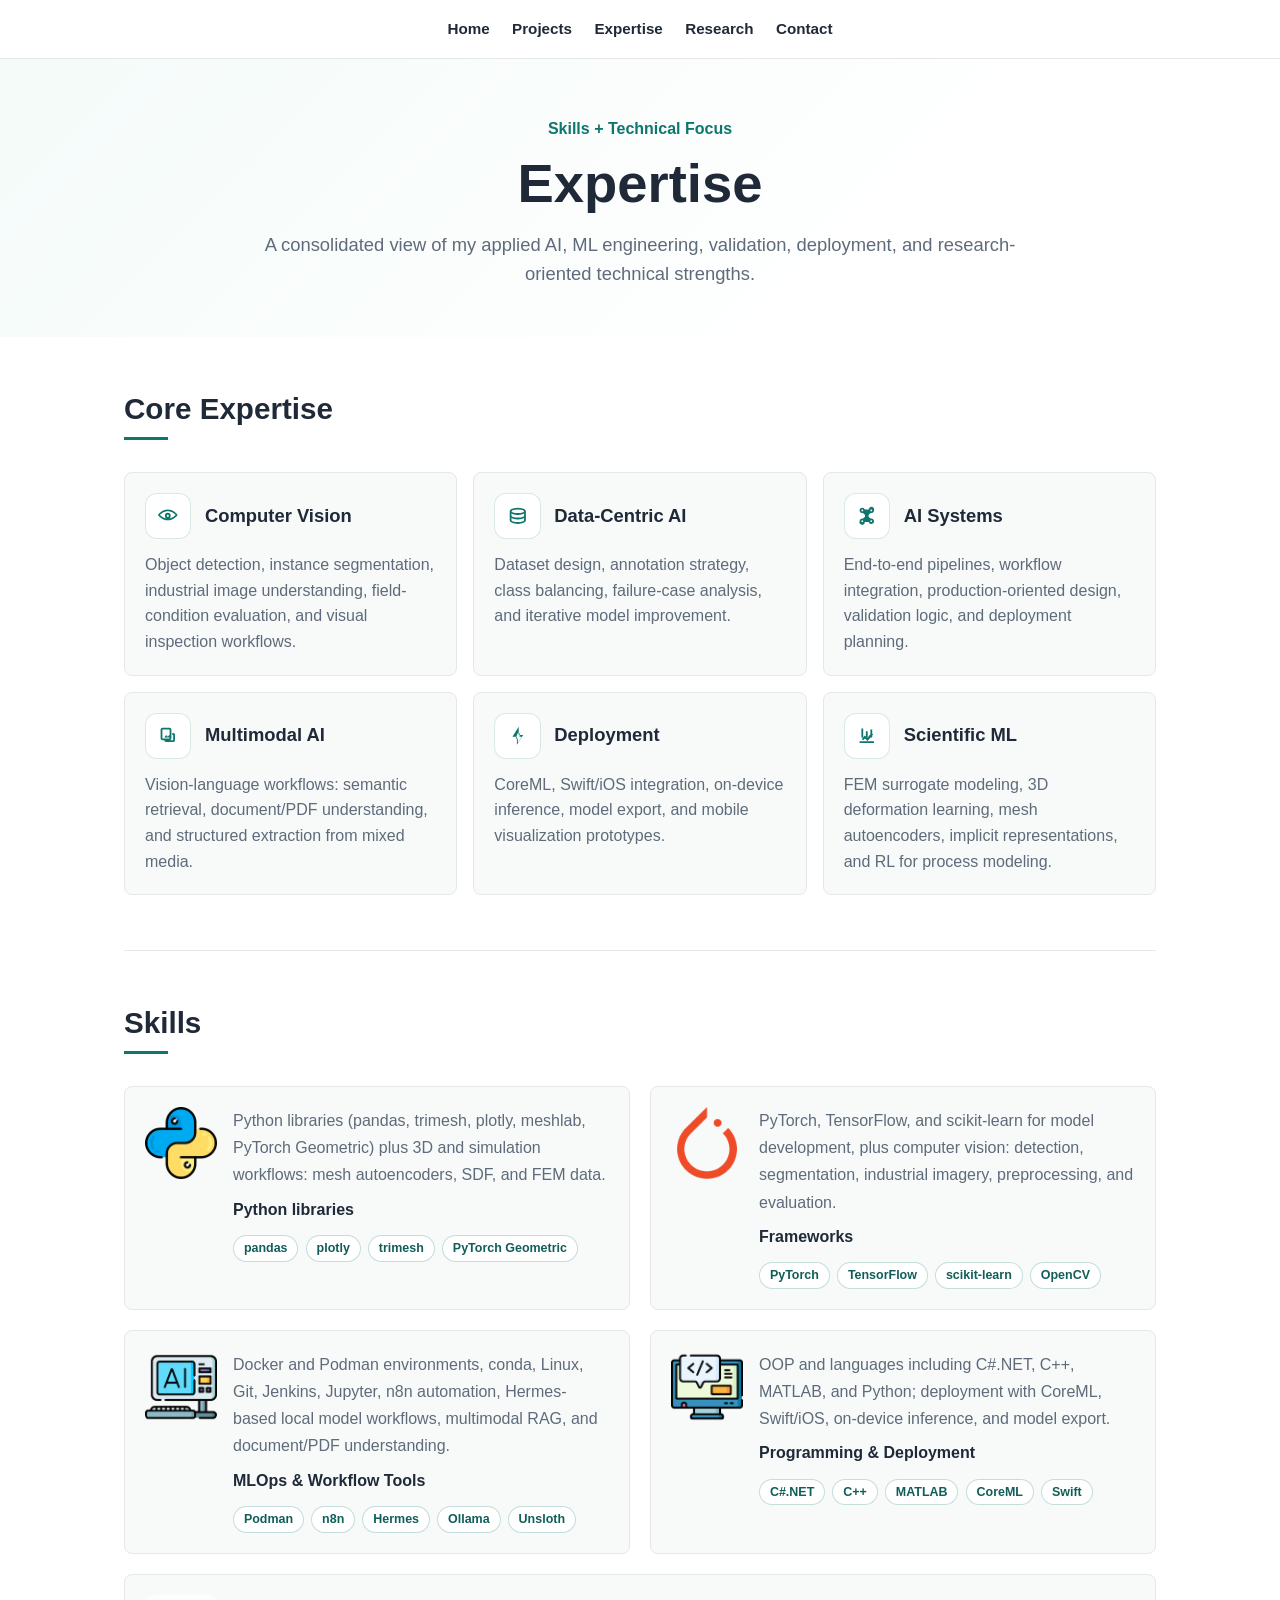
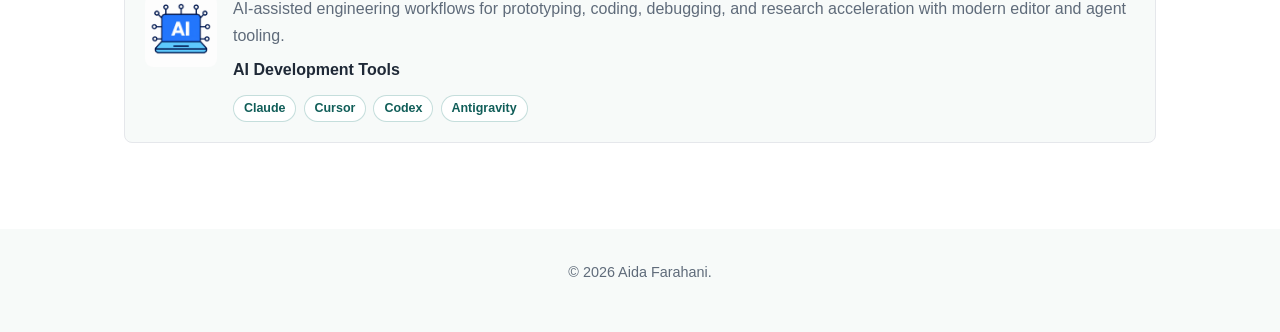
<file: expertise.html>
<!DOCTYPE html>
<html lang="en">
<head>
    <meta charset="UTF-8">
    <meta http-equiv="X-UA-Compatible" content="IE=Edge">
    <meta name="viewport" content="width=device-width, initial-scale=1.0">
    <meta name="description" content="Skills and expertise of Aida Farahani in AI engineering, computer vision, LLM systems, MLOps, data-centric AI, and scientific machine learning.">
    <meta name="keywords" content="AI Solutions Engineer, Industrial AI, Computer Vision, Data-Centric AI, MLOps, RAG, Scientific Machine Learning">
    <meta name="author" content="Aida Farahani">
    <meta name="google-site-verification" content="kxf_3PUzTFuj3gnXSneMkqVTZVSWj_Dgb15Qgk63_C0">
    <title>Expertise | Aida Farahani, PhD</title>
    <style>
        * {
            box-sizing: border-box;
            margin: 0;
            padding: 0;
        }

        :root {
            --accent: #0f766e;
            --accent-dark: #115e59;
            --blue: #2563eb;
            --ink: #1f2937;
            --muted: #5f6b7a;
            --line: #e5e7eb;
            --surface: #f7faf9;
            --white: #ffffff;
        }

        html {
            scroll-behavior: smooth;
        }

        body {
            background: var(--white);
            color: var(--ink);
            font-family: -apple-system, BlinkMacSystemFont, "Segoe UI", Roboto, "Helvetica Neue", Arial, sans-serif;
            line-height: 1.6;
        }

        a {
            color: var(--accent);
            text-decoration: none;
        }

        a:hover {
            color: var(--accent-dark);
            text-decoration: underline;
        }

        nav {
            backdrop-filter: blur(10px);
            background: rgba(255, 255, 255, 0.94);
            border-bottom: 1px solid var(--line);
            position: sticky;
            top: 0;
            z-index: 1000;
        }

        nav ul {
            display: flex;
            flex-wrap: wrap;
            gap: 1.4rem;
            justify-content: center;
            list-style: none;
            padding: 1rem 1.5rem;
        }

        nav a {
            color: var(--ink);
            font-size: 0.95rem;
            font-weight: 600;
            position: relative;
        }

        nav a::after {
            background: var(--accent);
            bottom: -6px;
            content: "";
            height: 2px;
            left: 0;
            position: absolute;
            transition: width 0.2s ease;
            width: 0;
        }

        nav a:hover {
            text-decoration: none;
        }

        nav a:hover::after {
            width: 100%;
        }

        header {
            background: linear-gradient(135deg, #f4fbf9 0%, #ffffff 70%);
            padding: 4.5rem 1.5rem 4rem;
            text-align: center;
        }

        .profile-img {
            border: 4px solid var(--white);
            border-radius: 50%;
            box-shadow: 0 18px 42px rgba(15, 118, 110, 0.16);
            display: block;
            height: 148px;
            margin: 0 auto 1.5rem;
            object-fit: cover;
            width: 148px;
        }

        h1 {
            font-size: clamp(2.1rem, 5vw, 3.4rem);
            letter-spacing: 0;
            line-height: 1.1;
            margin-bottom: 0.75rem;
        }

        .eyebrow {
            color: var(--accent);
            font-size: 1rem;
            font-weight: 700;
            margin-bottom: 0.75rem;
        }

        .tagline {
            color: var(--muted);
            font-size: 1.15rem;
            margin: 0 auto 1.5rem;
            max-width: 760px;
        }

        .social-links,
        .cta-buttons {
            display: flex;
            flex-wrap: wrap;
            gap: 1rem;
            justify-content: center;
        }

        .social-links {
            margin-bottom: 1.6rem;
        }

        .social-links a {
            align-items: center;
            display: inline-flex;
            font-weight: 600;
            gap: 0.45rem;
        }

        .social-link-icon {
            fill: currentColor;
            flex-shrink: 0;
            height: 1.1rem;
            width: 1.1rem;
        }

        .btn {
            border-radius: 6px;
            display: inline-block;
            font-size: 0.95rem;
            font-weight: 700;
            padding: 0.78rem 1.2rem;
            transition: background 0.2s ease, color 0.2s ease, transform 0.2s ease;
        }

        .btn-primary {
            background: var(--accent);
            color: var(--white);
        }

        .btn-primary:hover {
            background: var(--accent-dark);
            color: var(--white);
            text-decoration: none;
            transform: translateY(-1px);
        }

        .btn-secondary {
            border: 1px solid var(--accent);
            color: var(--accent);
        }

        .btn-secondary:hover {
            background: var(--surface);
            text-decoration: none;
        }

        main {
            margin: 0 auto;
            max-width: 1080px;
            padding: 0 1.5rem;
        }

        section {
            border-bottom: 1px solid var(--line);
            padding: 3.4rem 0;
            scroll-margin-top: 68px;
        }

        section:last-child {
            border-bottom: none;
        }

        h2 {
            font-size: 1.85rem;
            line-height: 1.2;
            margin-bottom: 2rem;
            padding-bottom: 0.85rem;
            position: relative;
        }

        h2::before {
            background: var(--accent);
            bottom: 0;
            content: "";
            height: 3px;
            left: 0;
            position: absolute;
            width: 44px;
        }

        h3 {
            font-size: 1.15rem;
            line-height: 1.35;
            margin-bottom: 0.55rem;
        }

        p {
            color: var(--muted);
            margin-bottom: 1rem;
        }

        .about-grid {
            display: grid;
            gap: 2rem;
            grid-template-columns: 1.4fr 1fr;
        }

        .about-text p {
            line-height: 1.85;
        }

        .highlight-list {
            display: grid;
            gap: 1rem;
        }

        .highlight {
            background: var(--surface);
            border-left: 4px solid var(--accent);
            border-radius: 6px;
            padding: 1rem;
        }

        .highlight strong {
            color: var(--ink);
            display: block;
            margin-bottom: 0.25rem;
        }

        .expertise-grid,
        .contact-grid {
            display: grid;
            gap: 1rem;
        }

        .expertise-grid {
            grid-template-columns: repeat(3, minmax(0, 1fr));
        }

        .skills-showcase {
            display: grid;
            gap: 1.25rem;
            grid-template-columns: repeat(2, minmax(0, 1fr));
        }

        .skill-item {
            align-items: flex-start;
            background: var(--surface);
            border: 1px solid var(--line);
            border-radius: 8px;
            display: flex;
            gap: 1rem;
            padding: 1.25rem;
        }

        .skills-showcase .skill-item:last-child:nth-child(odd) {
            grid-column: 1 / -1;
        }

        .skill-item-image {
            flex-shrink: 0;
        }

        .skill-item-image img {
            border-radius: 8px;
            display: block;
            height: 72px;
            object-fit: contain;
            width: 72px;
        }

        .skill-item-info p {
            line-height: 1.7;
            margin-bottom: 0.5rem;
        }

        .skill-item-info h6 {
            color: var(--ink);
            font-size: 1rem;
            font-weight: 700;
            margin: 0;
        }

        .skill-tags {
            display: flex;
            flex-wrap: wrap;
            gap: 0.45rem;
            margin-top: 0.8rem;
        }

        .skill-tags span {
            background: var(--white);
            border: 1px solid rgba(15, 118, 110, 0.24);
            border-radius: 999px;
            color: var(--accent-dark);
            display: inline-block;
            font-size: 0.78rem;
            font-weight: 600;
            line-height: 1;
            padding: 0.38rem 0.62rem;
        }

        .card,
        .case-study,
        .contact-item {
            background: var(--surface);
            border: 1px solid var(--line);
            border-radius: 8px;
            padding: 1.25rem;
        }

        .card p,
        .case-study p,
        .contact-item p {
            margin-bottom: 0;
        }

        .expertise-card-header {
            align-items: center;
            display: flex;
            gap: 0.85rem;
            margin-bottom: 0.8rem;
        }

        .expertise-card-header h3 {
            margin-bottom: 0;
        }

        .expertise-icon {
            align-items: center;
            background: var(--white);
            border: 1px solid rgba(15, 118, 110, 0.16);
            border-radius: 12px;
            display: inline-flex;
            flex-shrink: 0;
            height: 2.9rem;
            justify-content: center;
            width: 2.9rem;
        }

        .expertise-icon svg {
            display: block;
            fill: var(--accent);
            height: 1.35rem;
            width: 1.35rem;
        }

        .project-tags {
            display: flex;
            flex-wrap: wrap;
            gap: 0.5rem;
            margin-top: 0.9rem;
        }

        .tech-tag {
            background: var(--white);
            border: 1px solid rgba(15, 118, 110, 0.28);
            border-radius: 999px;
            color: var(--accent-dark);
            display: inline-block;
            font-size: 0.82rem;
            font-weight: 600;
            padding: 0.32rem 0.68rem;
        }

        .project-list,
        .experience-list {
            display: grid;
            gap: 1.2rem;
        }

        .project-header,
        .experience-header {
            align-items: flex-start;
            display: flex;
            gap: 1rem;
            justify-content: space-between;
            margin-bottom: 0.65rem;
        }

        .project-date,
        .experience-date {
            color: var(--muted);
            font-size: 0.9rem;
            white-space: nowrap;
        }

        .project-impact {
            background: var(--white);
            border-left: 3px solid var(--accent);
            border-radius: 6px;
            color: var(--muted);
            margin: 1rem 0;
            padding: 0.8rem 1rem;
        }

        .project-impact strong {
            color: var(--accent-dark);
        }

        .detail-list {
            color: var(--muted);
            margin: 0.85rem 0 0;
            padding-left: 1.25rem;
        }

        .detail-list li {
            margin-bottom: 0.45rem;
        }

        .subproject {
            background: var(--white);
            border: 1px solid var(--line);
            border-radius: 8px;
            margin-top: 1rem;
            padding: 1rem;
        }

        .subproject h4 {
            color: var(--accent-dark);
            font-size: 1rem;
            line-height: 1.35;
            margin-bottom: 0.35rem;
        }

        .subproject-showcase {
            align-items: start;
            display: grid;
            gap: 1rem;
            grid-template-columns: minmax(0, 1fr) minmax(280px, 50%);
        }

        .project-video {
            background: #111827;
            border: 1px solid var(--line);
            border-radius: 8px;
            margin: 0;
            overflow: hidden;
        }

        .project-video video {
            background: #111827;
            display: block;
            height: auto;
            margin: -1mm;
            max-width: none;
            width: calc(100% + 2mm);
        }

        .project-video figcaption {
            color: var(--muted);
            font-size: 0.92rem;
            line-height: 1.6;
            padding: 0.85rem 1rem;
        }

        .education-grid {
            display: grid;
            gap: 1rem;
        }

        .education-item {
            border-bottom: 1px solid var(--line);
            padding-bottom: 1rem;
        }

        .education-item:last-child {
            border-bottom: none;
            padding-bottom: 0;
        }

        .contact-grid {
            grid-template-columns: repeat(3, minmax(0, 1fr));
        }

        .contact-item a {
            word-break: break-word;
        }

        footer {
            background: var(--surface);
            color: var(--muted);
            font-size: 0.9rem;
            margin-top: 2rem;
            padding: 2rem 1.5rem;
            text-align: center;
        }

        @media (max-width: 960px) {
            .about-grid,
            .expertise-grid,
            .contact-grid {
                grid-template-columns: 1fr;
            }

        }

        @media (max-width: 620px) {
            header {
                padding: 3rem 1rem;
            }

            main {
                padding: 0 1rem;
            }

            nav ul {
                gap: 0.8rem;
                padding: 0.9rem;
            }

            section {
                padding: 2.4rem 0;
            }

            .skills-showcase {
                grid-template-columns: 1fr;
            }

            .project-header,
            .experience-header {
                display: block;
            }

            .subproject-showcase {
                grid-template-columns: 1fr;
            }
        }


        .page-hero {
            background: linear-gradient(135deg, #f4fbf9 0%, #ffffff 72%);
            padding: 3.6rem 1.5rem 3rem;
            text-align: center;
        }

        .page-hero h1 {
            margin-bottom: 1rem;
        }

        .page-hero .tagline {
            margin-bottom: 0;
        }

        .cv-actions {
            display: flex;
            flex-wrap: wrap;
            gap: 1rem;
            margin-top: 1.4rem;
        }

        .project-media {
            background: #eef4f3;
            border: 1px solid var(--line);
            border-radius: 8px;
            margin: 1rem 0;
            overflow: hidden;
        }

        .project-media img,
        .project-media video {
            display: block;
            height: auto;
            width: 100%;
        }

        .project-media figcaption {
            color: var(--muted);
            font-size: 0.92rem;
            line-height: 1.6;
            padding: 0.85rem 1rem;
        }

        .project-grid {
            display: grid;
            gap: 1.2rem;
        }

    </style>
</head>
<body>
    <nav>
        <ul>
            <li><a href="index.html#home">Home</a></li>
            <li><a href="projects.html">Projects</a></li>
            <li><a href="expertise.html">Expertise</a></li>
            <li><a href="research.html">Research</a></li>
            <li><a href="contact.html">Contact</a></li>
        </ul>
    </nav>

    <header class="page-hero" id="home">
        <p class="eyebrow">Skills + Technical Focus</p>
        <h1>Expertise</h1>
        <p class="tagline">A consolidated view of my applied AI, ML engineering, validation, deployment, and research-oriented technical strengths.</p>
    </header>

    <main>
        <section id="expertise">
            <h2>Core Expertise</h2>
            <div class="expertise-grid">
                <div class="card">
                    <div class="expertise-card-header">
                        <span class="expertise-icon" aria-hidden="true">
                            <svg viewBox="0 0 24 24"><path d="M12 5c5.48 0 9.78 4.09 10.85 6-.92 1.65-4.95 6-10.85 6S2.14 12.65 1.15 11C2.22 9.09 6.52 5 12 5zm0 2C8.01 7 4.62 9.73 3.36 11 4.62 12.27 8.01 15 12 15s7.38-2.73 8.64-4C19.38 9.73 15.99 7 12 7zm0 1.75A3.25 3.25 0 1 1 8.75 12 3.25 3.25 0 0 1 12 8.75zm0 2A1.25 1.25 0 1 0 13.25 12 1.25 1.25 0 0 0 12 10.75z"/></svg>
                        </span>
                        <h3>Computer Vision</h3>
                    </div>
                    <p>Object detection, instance segmentation, industrial image understanding, field-condition evaluation, and visual inspection workflows.</p>
                </div>
                <div class="card">
                    <div class="expertise-card-header">
                        <span class="expertise-icon" aria-hidden="true">
                            <svg viewBox="0 0 24 24"><path d="M12 3C7.03 3 3 4.79 3 7v10c0 2.21 4.03 4 9 4s9-1.79 9-4V7c0-2.21-4.03-4-9-4zm0 2c4.42 0 7 .99 7 2s-2.58 2-7 2-7-.99-7-2 2.58-2 7-2zm0 6c4.42 0 7-.99 7-2v3c0 1.01-2.58 2-7 2s-7-.99-7-2V9c0 1.01 2.58 2 7 2zm0 5c4.42 0 7-.99 7-2v3c0 1.01-2.58 2-7 2s-7-.99-7-2v-3c0 1.01 2.58 2 7 2z"/></svg>
                        </span>
                        <h3>Data-Centric AI</h3>
                    </div>
                    <p>Dataset design, annotation strategy, class balancing, failure-case analysis, and iterative model improvement.</p>
                </div>
                <div class="card">
                    <div class="expertise-card-header">
                        <span class="expertise-icon" aria-hidden="true">
                            <svg viewBox="0 0 24 24"><path d="M7 3a3 3 0 0 1 2.83 2H14.17A3 3 0 1 1 20 6a3 3 0 0 1-3.83 2.87L14 11v2l2.17 2.13A3 3 0 1 1 14.17 19H9.83A3 3 0 1 1 4 18a3 3 0 0 1 3.83-2.87L10 13v-2L7.83 8.87A3 3 0 1 1 7 3zm0 2a1 1 0 1 0 0 2 1 1 0 0 0 0-2zm10 0a1 1 0 1 0 0 2 1 1 0 0 0 0-2zM7 17a1 1 0 1 0 0 2 1 1 0 0 0 0-2zm10 0a1 1 0 1 0 0 2 1 1 0 0 0 0-2z"/></svg>
                        </span>
                        <h3>AI Systems</h3>
                    </div>
                    <p>End-to-end pipelines, workflow integration, production-oriented design, validation logic, and deployment planning.</p>
                </div>
                <div class="card">
                    <div class="expertise-card-header">
                        <span class="expertise-icon" aria-hidden="true">
                            <svg viewBox="0 0 24 24"><path d="M4 5a2 2 0 0 1 2-2h8a2 2 0 0 1 2 2v10a2 2 0 0 1-2 2H6a2 2 0 0 1-2-2V5zm2 0v10h8V5H6zm11 4h1a2 2 0 0 1 2 2v6a2 2 0 0 1-2 2h-8a2 2 0 0 1-2-2v-1h2v1h8v-6h-1V9zm-9 5 2.25-3 1.75 2 1.5-2 2.5 3H8z"/></svg>
                        </span>
                        <h3>Multimodal AI</h3>
                    </div>
                    <p>Vision-language workflows: semantic retrieval, document/PDF understanding, and structured extraction from mixed media.</p>
                </div>
                <div class="card">
                    <div class="expertise-card-header">
                        <span class="expertise-icon" aria-hidden="true">
                            <svg viewBox="0 0 24 24"><path d="M13 2 6 13h5v9l7-11h-5V2zm-1 7h2v4h2.39L12 20v-5H9.61L12 9z"/></svg>
                        </span>
                        <h3>Deployment</h3>
                    </div>
                    <p>CoreML, Swift/iOS integration, on-device inference, model export, and mobile visualization prototypes.</p>
                </div>
                <div class="card">
                    <div class="expertise-card-header">
                        <span class="expertise-icon" aria-hidden="true">
                            <svg viewBox="0 0 24 24"><path d="M4 18h16v2H4v-2zm2.5-2.5 3.25-3.75 2.75 2.75 4.75-5.5L19 10.5l-6.25 7.25-2.75-2.75L8 17l-1.5-1.5zM6 4h2v10H6V4zm5 3h2v7h-2V7zm5-2h2v9h-2V5z"/></svg>
                        </span>
                        <h3>Scientific ML</h3>
                    </div>
                    <p>FEM surrogate modeling, 3D deformation learning, mesh autoencoders, implicit representations, and RL for process modeling.</p>
                </div>
            </div>
        </section>

        <section id="skills">
            <h2>Skills</h2>
            <div class="skills-showcase">
                <article class="skill-item">
                    <div class="skill-item-image">
                        <img src="images/testimonials/python.png" alt="Python libraries">
                    </div>
                    <div class="skill-item-info">
                        <p>Python libraries (pandas, trimesh, plotly, meshlab, PyTorch Geometric) plus 3D and simulation workflows: mesh autoencoders, SDF, and FEM data.</p>
                        <h6>Python libraries</h6>
                        <div class="skill-tags">
                            <span>pandas</span>
                            <span>plotly</span>
                            <span>trimesh</span>
                            <span>PyTorch Geometric</span>
                        </div>
                    </div>
                </article>

                <article class="skill-item">
                    <div class="skill-item-image">
                        <img src="images/testimonials/PyTorch.png" alt="Frameworks">
                    </div>
                    <div class="skill-item-info">
                        <p>PyTorch, TensorFlow, and scikit-learn for model development, plus computer vision: detection, segmentation, industrial imagery, preprocessing, and evaluation.</p>
                        <h6>Frameworks</h6>
                        <div class="skill-tags">
                            <span>PyTorch</span>
                            <span>TensorFlow</span>
                            <span>scikit-learn</span>
                            <span>OpenCV</span>
                        </div>
                    </div>
                </article>

                <article class="skill-item">
                    <div class="skill-item-image">
                        <img src="images/testimonials/AITools.png" alt="MLOps and workflow tools">
                    </div>
                    <div class="skill-item-info">
                        <p>Docker and Podman environments, conda, Linux, Git, Jenkins, Jupyter, n8n automation, Hermes-based local model workflows, multimodal RAG, and document/PDF understanding.</p>
                        <h6>MLOps &amp; Workflow Tools</h6>
                        <div class="skill-tags">
                            <span>Podman</span>
                            <span>n8n</span>
                            <span>Hermes</span>
                            <span>Ollama</span>
                            <span>Unsloth</span>
                        </div>
                    </div>
                </article>

                <article class="skill-item">
                    <div class="skill-item-image">
                        <img src="images/testimonials/prog.png" alt="Programming Skills">
                    </div>
                    <div class="skill-item-info">
                        <p>OOP and languages including C#.NET, C++, MATLAB, and Python; deployment with CoreML, Swift/iOS, on-device inference, and model export.</p>
                        <h6>Programming &amp; Deployment</h6>
                        <div class="skill-tags">
                            <span>C#.NET</span>
                            <span>C++</span>
                            <span>MATLAB</span>
                            <span>CoreML</span>
                            <span>Swift</span>
                        </div>
                    </div>
                </article>

                <article class="skill-item">
                    <div class="skill-item-image">
                        <img src="images/testimonials/ai-dev-tools.png" alt="AI development tools">
                    </div>
                    <div class="skill-item-info">
                        <p>AI-assisted engineering workflows for prototyping, coding, debugging, and research acceleration with modern editor and agent tooling.</p>
                        <h6>AI Development Tools</h6>
                        <div class="skill-tags">
                            <span>Claude</span>
                            <span>Cursor</span>
                            <span>Codex</span>
                            <span>Antigravity</span>
                        </div>
                    </div>
                </article>
            </div>
        </section>
    </main>

    <footer>
        <p>&copy; 2026 Aida Farahani.</p>
    </footer>
</body>
</html>
</file>
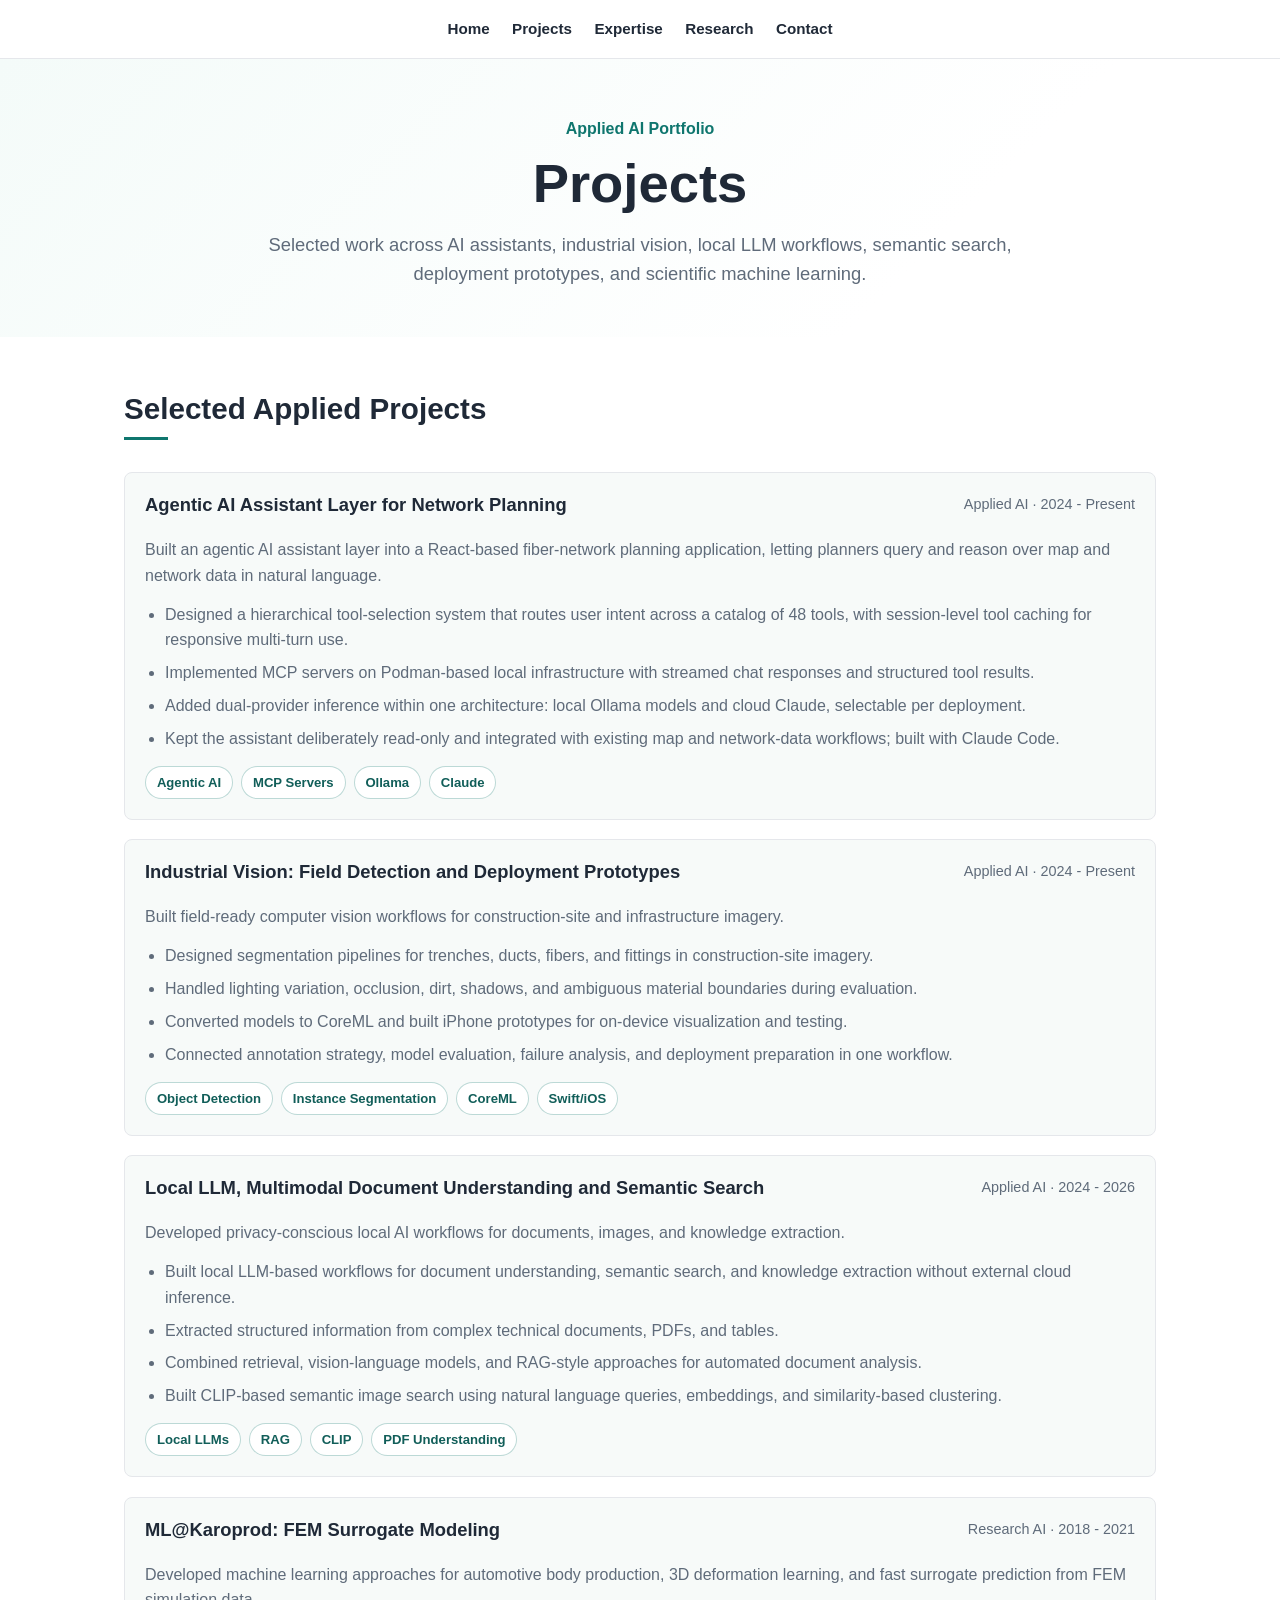
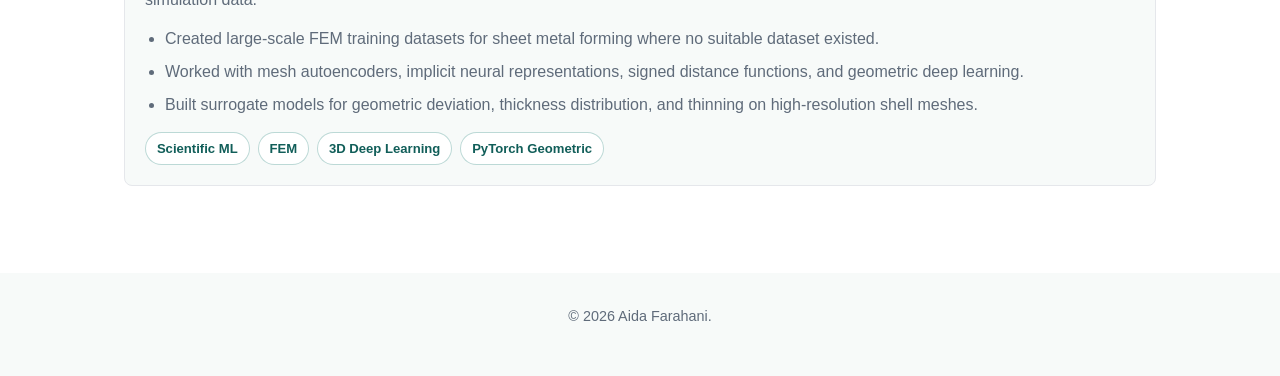
<file: projects.html>
<!DOCTYPE html>
<html lang="en">
<head>
    <meta charset="UTF-8">
    <meta http-equiv="X-UA-Compatible" content="IE=Edge">
    <meta name="viewport" content="width=device-width, initial-scale=1.0">
    <meta name="description" content="Project portfolio of Aida Farahani, including AI assistants, industrial computer vision, local LLM workflows, semantic search, and scientific ML.">
    <meta name="keywords" content="AI Solutions Engineer, Industrial AI, Computer Vision, Data-Centric AI, MLOps, RAG, Scientific Machine Learning">
    <meta name="author" content="Aida Farahani">
    <meta name="google-site-verification" content="kxf_3PUzTFuj3gnXSneMkqVTZVSWj_Dgb15Qgk63_C0">
    <title>Projects | Aida Farahani, PhD</title>
    <style>
        * {
            box-sizing: border-box;
            margin: 0;
            padding: 0;
        }

        :root {
            --accent: #0f766e;
            --accent-dark: #115e59;
            --blue: #2563eb;
            --ink: #1f2937;
            --muted: #5f6b7a;
            --line: #e5e7eb;
            --surface: #f7faf9;
            --white: #ffffff;
        }

        html {
            scroll-behavior: smooth;
        }

        body {
            background: var(--white);
            color: var(--ink);
            font-family: -apple-system, BlinkMacSystemFont, "Segoe UI", Roboto, "Helvetica Neue", Arial, sans-serif;
            line-height: 1.6;
        }

        a {
            color: var(--accent);
            text-decoration: none;
        }

        a:hover {
            color: var(--accent-dark);
            text-decoration: underline;
        }

        nav {
            backdrop-filter: blur(10px);
            background: rgba(255, 255, 255, 0.94);
            border-bottom: 1px solid var(--line);
            position: sticky;
            top: 0;
            z-index: 1000;
        }

        nav ul {
            display: flex;
            flex-wrap: wrap;
            gap: 1.4rem;
            justify-content: center;
            list-style: none;
            padding: 1rem 1.5rem;
        }

        nav a {
            color: var(--ink);
            font-size: 0.95rem;
            font-weight: 600;
            position: relative;
        }

        nav a::after {
            background: var(--accent);
            bottom: -6px;
            content: "";
            height: 2px;
            left: 0;
            position: absolute;
            transition: width 0.2s ease;
            width: 0;
        }

        nav a:hover {
            text-decoration: none;
        }

        nav a:hover::after {
            width: 100%;
        }

        header {
            background: linear-gradient(135deg, #f4fbf9 0%, #ffffff 70%);
            padding: 4.5rem 1.5rem 4rem;
            text-align: center;
        }

        .profile-img {
            border: 4px solid var(--white);
            border-radius: 50%;
            box-shadow: 0 18px 42px rgba(15, 118, 110, 0.16);
            display: block;
            height: 148px;
            margin: 0 auto 1.5rem;
            object-fit: cover;
            width: 148px;
        }

        h1 {
            font-size: clamp(2.1rem, 5vw, 3.4rem);
            letter-spacing: 0;
            line-height: 1.1;
            margin-bottom: 0.75rem;
        }

        .eyebrow {
            color: var(--accent);
            font-size: 1rem;
            font-weight: 700;
            margin-bottom: 0.75rem;
        }

        .tagline {
            color: var(--muted);
            font-size: 1.15rem;
            margin: 0 auto 1.5rem;
            max-width: 760px;
        }

        .social-links,
        .cta-buttons {
            display: flex;
            flex-wrap: wrap;
            gap: 1rem;
            justify-content: center;
        }

        .social-links {
            margin-bottom: 1.6rem;
        }

        .social-links a {
            align-items: center;
            display: inline-flex;
            font-weight: 600;
            gap: 0.45rem;
        }

        .social-link-icon {
            fill: currentColor;
            flex-shrink: 0;
            height: 1.1rem;
            width: 1.1rem;
        }

        .btn {
            border-radius: 6px;
            display: inline-block;
            font-size: 0.95rem;
            font-weight: 700;
            padding: 0.78rem 1.2rem;
            transition: background 0.2s ease, color 0.2s ease, transform 0.2s ease;
        }

        .btn-primary {
            background: var(--accent);
            color: var(--white);
        }

        .btn-primary:hover {
            background: var(--accent-dark);
            color: var(--white);
            text-decoration: none;
            transform: translateY(-1px);
        }

        .btn-secondary {
            border: 1px solid var(--accent);
            color: var(--accent);
        }

        .btn-secondary:hover {
            background: var(--surface);
            text-decoration: none;
        }

        main {
            margin: 0 auto;
            max-width: 1080px;
            padding: 0 1.5rem;
        }

        section {
            border-bottom: 1px solid var(--line);
            padding: 3.4rem 0;
            scroll-margin-top: 68px;
        }

        section:last-child {
            border-bottom: none;
        }

        h2 {
            font-size: 1.85rem;
            line-height: 1.2;
            margin-bottom: 2rem;
            padding-bottom: 0.85rem;
            position: relative;
        }

        h2::before {
            background: var(--accent);
            bottom: 0;
            content: "";
            height: 3px;
            left: 0;
            position: absolute;
            width: 44px;
        }

        h3 {
            font-size: 1.15rem;
            line-height: 1.35;
            margin-bottom: 0.55rem;
        }

        p {
            color: var(--muted);
            margin-bottom: 1rem;
        }

        .about-grid {
            display: grid;
            gap: 2rem;
            grid-template-columns: 1.4fr 1fr;
        }

        .about-text p {
            line-height: 1.85;
        }

        .highlight-list {
            display: grid;
            gap: 1rem;
        }

        .highlight {
            background: var(--surface);
            border-left: 4px solid var(--accent);
            border-radius: 6px;
            padding: 1rem;
        }

        .highlight strong {
            color: var(--ink);
            display: block;
            margin-bottom: 0.25rem;
        }

        .expertise-grid,
        .contact-grid {
            display: grid;
            gap: 1rem;
        }

        .expertise-grid {
            grid-template-columns: repeat(3, minmax(0, 1fr));
        }

        .skills-showcase {
            display: grid;
            gap: 1.25rem;
            grid-template-columns: repeat(2, minmax(0, 1fr));
        }

        .skill-item {
            align-items: flex-start;
            background: var(--surface);
            border: 1px solid var(--line);
            border-radius: 8px;
            display: flex;
            gap: 1rem;
            padding: 1.25rem;
        }

        .skills-showcase .skill-item:last-child:nth-child(odd) {
            grid-column: 1 / -1;
        }

        .skill-item-image {
            flex-shrink: 0;
        }

        .skill-item-image img {
            border-radius: 8px;
            display: block;
            height: 72px;
            object-fit: contain;
            width: 72px;
        }

        .skill-item-info p {
            line-height: 1.7;
            margin-bottom: 0.5rem;
        }

        .skill-item-info h6 {
            color: var(--ink);
            font-size: 1rem;
            font-weight: 700;
            margin: 0;
        }

        .skill-tags {
            display: flex;
            flex-wrap: wrap;
            gap: 0.45rem;
            margin-top: 0.8rem;
        }

        .skill-tags span {
            background: var(--white);
            border: 1px solid rgba(15, 118, 110, 0.24);
            border-radius: 999px;
            color: var(--accent-dark);
            display: inline-block;
            font-size: 0.78rem;
            font-weight: 600;
            line-height: 1;
            padding: 0.38rem 0.62rem;
        }

        .card,
        .case-study,
        .contact-item {
            background: var(--surface);
            border: 1px solid var(--line);
            border-radius: 8px;
            padding: 1.25rem;
        }

        .card p,
        .case-study p,
        .contact-item p {
            margin-bottom: 0;
        }

        .expertise-card-header {
            align-items: center;
            display: flex;
            gap: 0.85rem;
            margin-bottom: 0.8rem;
        }

        .expertise-card-header h3 {
            margin-bottom: 0;
        }

        .expertise-icon {
            align-items: center;
            background: var(--white);
            border: 1px solid rgba(15, 118, 110, 0.16);
            border-radius: 12px;
            display: inline-flex;
            flex-shrink: 0;
            height: 2.9rem;
            justify-content: center;
            width: 2.9rem;
        }

        .expertise-icon svg {
            display: block;
            fill: var(--accent);
            height: 1.35rem;
            width: 1.35rem;
        }

        .project-tags {
            display: flex;
            flex-wrap: wrap;
            gap: 0.5rem;
            margin-top: 0.9rem;
        }

        .tech-tag {
            background: var(--white);
            border: 1px solid rgba(15, 118, 110, 0.28);
            border-radius: 999px;
            color: var(--accent-dark);
            display: inline-block;
            font-size: 0.82rem;
            font-weight: 600;
            padding: 0.32rem 0.68rem;
        }

        .project-list,
        .experience-list {
            display: grid;
            gap: 1.2rem;
        }

        .project-header,
        .experience-header {
            align-items: flex-start;
            display: flex;
            gap: 1rem;
            justify-content: space-between;
            margin-bottom: 0.65rem;
        }

        .project-date,
        .experience-date {
            color: var(--muted);
            font-size: 0.9rem;
            white-space: nowrap;
        }

        .project-impact {
            background: var(--white);
            border-left: 3px solid var(--accent);
            border-radius: 6px;
            color: var(--muted);
            margin: 1rem 0;
            padding: 0.8rem 1rem;
        }

        .project-impact strong {
            color: var(--accent-dark);
        }

        .detail-list {
            color: var(--muted);
            margin: 0.85rem 0 0;
            padding-left: 1.25rem;
        }

        .detail-list li {
            margin-bottom: 0.45rem;
        }

        .subproject {
            background: var(--white);
            border: 1px solid var(--line);
            border-radius: 8px;
            margin-top: 1rem;
            padding: 1rem;
        }

        .subproject h4 {
            color: var(--accent-dark);
            font-size: 1rem;
            line-height: 1.35;
            margin-bottom: 0.35rem;
        }

        .subproject-showcase {
            align-items: start;
            display: grid;
            gap: 1rem;
            grid-template-columns: minmax(0, 1fr) minmax(280px, 50%);
        }

        .project-video {
            background: #111827;
            border: 1px solid var(--line);
            border-radius: 8px;
            margin: 0;
            overflow: hidden;
        }

        .project-video video {
            background: #111827;
            display: block;
            height: auto;
            margin: -1mm;
            max-width: none;
            width: calc(100% + 2mm);
        }

        .project-video figcaption {
            color: var(--muted);
            font-size: 0.92rem;
            line-height: 1.6;
            padding: 0.85rem 1rem;
        }

        .education-grid {
            display: grid;
            gap: 1rem;
        }

        .education-item {
            border-bottom: 1px solid var(--line);
            padding-bottom: 1rem;
        }

        .education-item:last-child {
            border-bottom: none;
            padding-bottom: 0;
        }

        .contact-grid {
            grid-template-columns: repeat(3, minmax(0, 1fr));
        }

        .contact-item a {
            word-break: break-word;
        }

        footer {
            background: var(--surface);
            color: var(--muted);
            font-size: 0.9rem;
            margin-top: 2rem;
            padding: 2rem 1.5rem;
            text-align: center;
        }

        @media (max-width: 960px) {
            .about-grid,
            .expertise-grid,
            .contact-grid {
                grid-template-columns: 1fr;
            }

        }

        @media (max-width: 620px) {
            header {
                padding: 3rem 1rem;
            }

            main {
                padding: 0 1rem;
            }

            nav ul {
                gap: 0.8rem;
                padding: 0.9rem;
            }

            section {
                padding: 2.4rem 0;
            }

            .skills-showcase {
                grid-template-columns: 1fr;
            }

            .project-header,
            .experience-header {
                display: block;
            }

            .subproject-showcase {
                grid-template-columns: 1fr;
            }
        }


        .page-hero {
            background: linear-gradient(135deg, #f4fbf9 0%, #ffffff 72%);
            padding: 3.6rem 1.5rem 3rem;
            text-align: center;
        }

        .page-hero h1 {
            margin-bottom: 1rem;
        }

        .page-hero .tagline {
            margin-bottom: 0;
        }

        .cv-actions {
            display: flex;
            flex-wrap: wrap;
            gap: 1rem;
            margin-top: 1.4rem;
        }

        .project-media {
            background: #eef4f3;
            border: 1px solid var(--line);
            border-radius: 8px;
            margin: 1rem 0;
            overflow: hidden;
        }

        .project-media img,
        .project-media video {
            display: block;
            height: auto;
            max-height: 340px;
            object-fit: cover;
            width: 100%;
        }

        .project-media figcaption {
            color: var(--muted);
            font-size: 0.92rem;
            line-height: 1.6;
            padding: 0.85rem 1rem;
        }

        .project-grid {
            display: grid;
            gap: 1.2rem;
        }

    </style>
</head>
<body>
    <nav>
        <ul>
            <li><a href="index.html#home">Home</a></li>
            <li><a href="projects.html">Projects</a></li>
            <li><a href="expertise.html">Expertise</a></li>
            <li><a href="research.html">Research</a></li>
            <li><a href="contact.html">Contact</a></li>
        </ul>
    </nav>

    <header class="page-hero" id="home">
        <p class="eyebrow">Applied AI Portfolio</p>
        <h1>Projects</h1>
        <p class="tagline">Selected work across AI assistants, industrial vision, local LLM workflows, semantic search, deployment prototypes, and scientific machine learning.</p>
    </header>

    <main>
        <section id="projects">
            <h2>Selected Applied Projects</h2>
            <div class="project-list">
                <article class="case-study">
                    <div class="project-header">
                        <h3>Agentic AI Assistant Layer for Network Planning</h3>
                        <span class="project-date">Applied AI · 2024 - Present</span>
                    </div>
                    <p class="project-description">
                        Built an agentic AI assistant layer into a React-based fiber-network planning application, letting planners query and reason over map and network data in natural language.
                    </p>
                    <ul class="detail-list">
                        <li>Designed a hierarchical tool-selection system that routes user intent across a catalog of 48 tools, with session-level tool caching for responsive multi-turn use.</li>
                        <li>Implemented MCP servers on Podman-based local infrastructure with streamed chat responses and structured tool results.</li>
                        <li>Added dual-provider inference within one architecture: local Ollama models and cloud Claude, selectable per deployment.</li>
                        <li>Kept the assistant deliberately read-only and integrated with existing map and network-data workflows; built with Claude Code.</li>
                    </ul>
                    <div class="project-tags">
                        <span class="tech-tag">Agentic AI</span>
                        <span class="tech-tag">MCP Servers</span>
                        <span class="tech-tag">Ollama</span>
                        <span class="tech-tag">Claude</span>
                    </div>
                </article>

                <article class="case-study">
                    <div class="project-header">
                        <h3>Industrial Vision: Field Detection and Deployment Prototypes</h3>
                        <span class="project-date">Applied AI · 2024 - Present</span>
                    </div>
                    <p class="project-description">
                        Built field-ready computer vision workflows for construction-site and infrastructure imagery.
                    </p>
                    <ul class="detail-list">
                        <li>Designed segmentation pipelines for trenches, ducts, fibers, and fittings in construction-site imagery.</li>
                        <li>Handled lighting variation, occlusion, dirt, shadows, and ambiguous material boundaries during evaluation.</li>
                        <li>Converted models to CoreML and built iPhone prototypes for on-device visualization and testing.</li>
                        <li>Connected annotation strategy, model evaluation, failure analysis, and deployment preparation in one workflow.</li>
                    </ul>
                    <div class="project-tags">
                        <span class="tech-tag">Object Detection</span>
                        <span class="tech-tag">Instance Segmentation</span>
                        <span class="tech-tag">CoreML</span>
                        <span class="tech-tag">Swift/iOS</span>
                    </div>
                </article>

                <article class="case-study">
                    <div class="project-header">
                        <h3>Local LLM, Multimodal Document Understanding and Semantic Search</h3>
                        <span class="project-date">Applied AI · 2024 - 2026</span>
                    </div>
                    <p class="project-description">
                        Developed privacy-conscious local AI workflows for documents, images, and knowledge extraction.
                    </p>
                    <ul class="detail-list">
                        <li>Built local LLM-based workflows for document understanding, semantic search, and knowledge extraction without external cloud inference.</li>
                        <li>Extracted structured information from complex technical documents, PDFs, and tables.</li>
                        <li>Combined retrieval, vision-language models, and RAG-style approaches for automated document analysis.</li>
                        <li>Built CLIP-based semantic image search using natural language queries, embeddings, and similarity-based clustering.</li>
                    </ul>
                    <div class="project-tags">
                        <span class="tech-tag">Local LLMs</span>
                        <span class="tech-tag">RAG</span>
                        <span class="tech-tag">CLIP</span>
                        <span class="tech-tag">PDF Understanding</span>
                    </div>
                </article>

                <article class="case-study">
                    <div class="project-header">
                        <h3>ML@Karoprod: FEM Surrogate Modeling</h3>
                        <span class="project-date">Research AI · 2018 - 2021</span>
                    </div>
                    <p class="project-description">
                        Developed machine learning approaches for automotive body production, 3D deformation learning, and fast surrogate prediction from FEM simulation data.
                    </p>
                    <ul class="detail-list">
                        <li>Created large-scale FEM training datasets for sheet metal forming where no suitable dataset existed.</li>
                        <li>Worked with mesh autoencoders, implicit neural representations, signed distance functions, and geometric deep learning.</li>
                        <li>Built surrogate models for geometric deviation, thickness distribution, and thinning on high-resolution shell meshes.</li>
                    </ul>
                    <div class="project-tags">
                        <span class="tech-tag">Scientific ML</span>
                        <span class="tech-tag">FEM</span>
                        <span class="tech-tag">3D Deep Learning</span>
                        <span class="tech-tag">PyTorch Geometric</span>
                    </div>
                </article>
            </div>
        </section>
    </main>

    <footer>
        <p>&copy; 2026 Aida Farahani.</p>
    </footer>
</body>
</html>
</file>
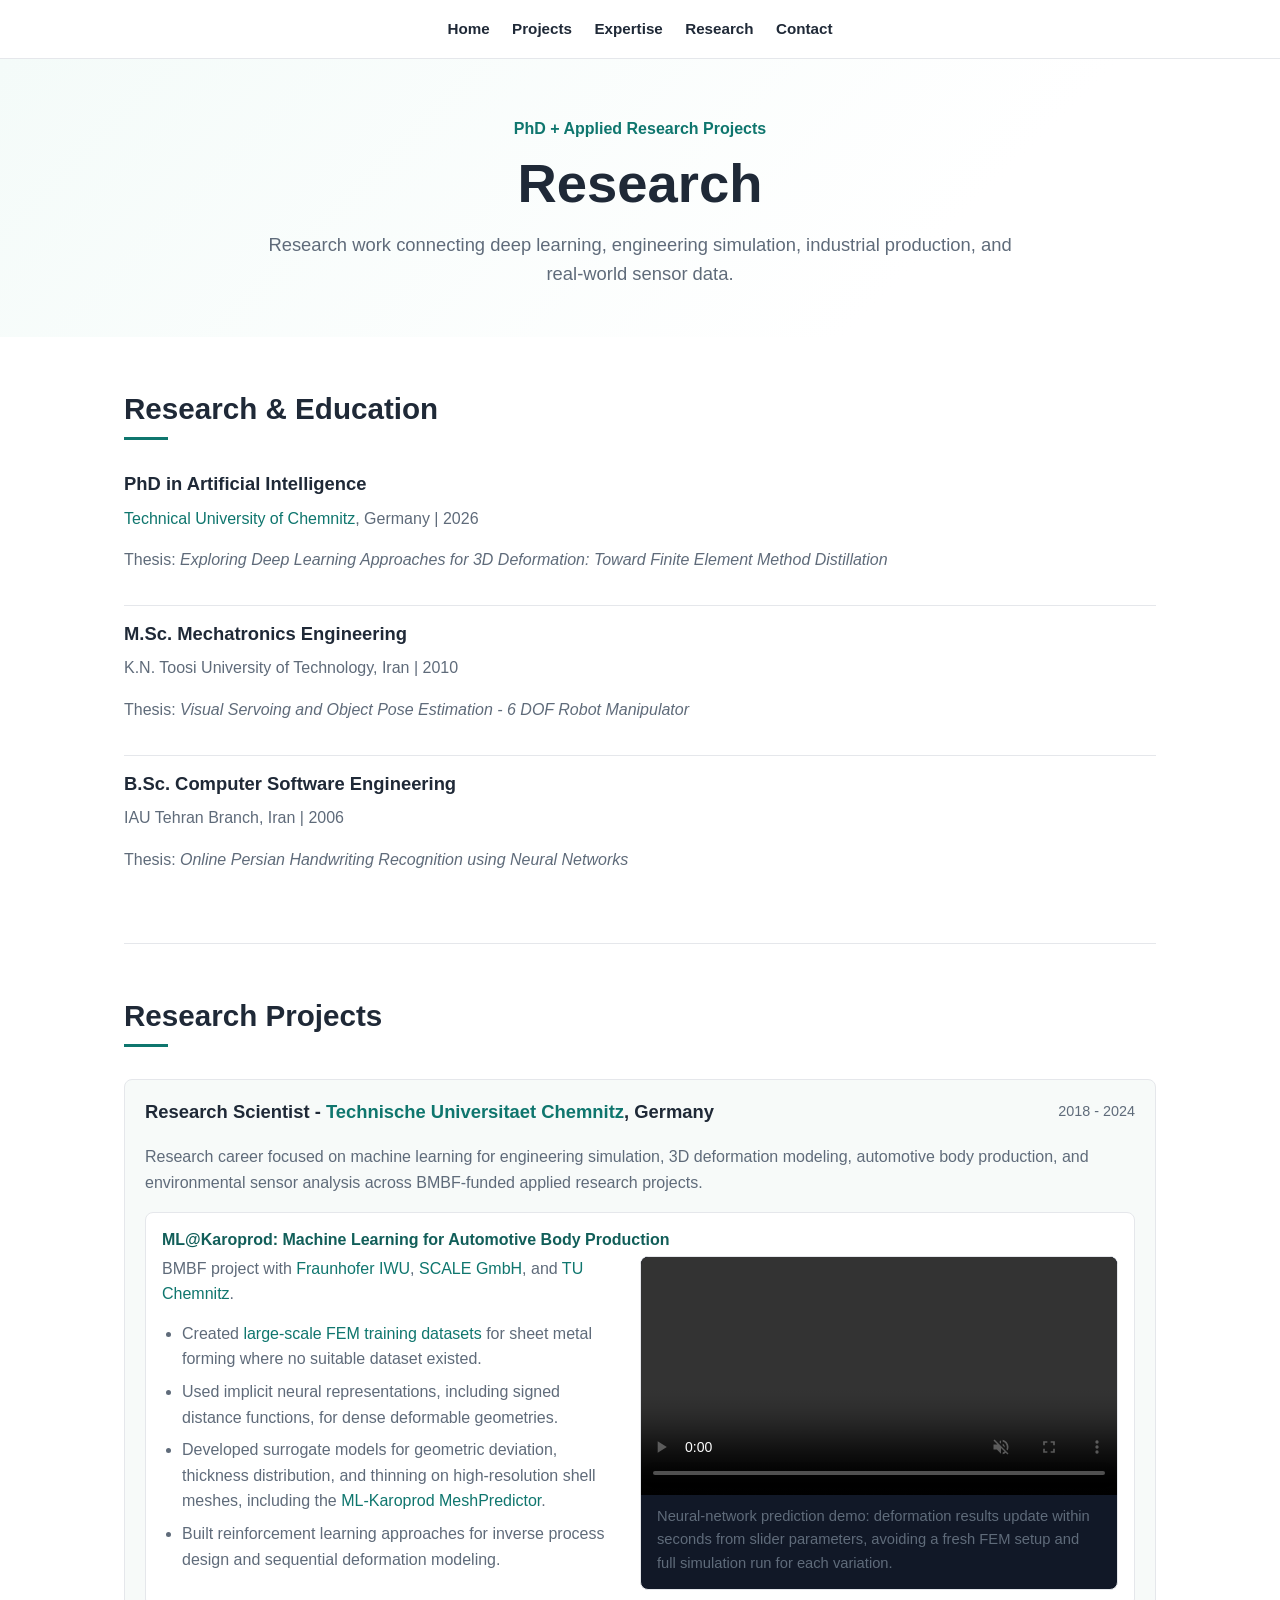
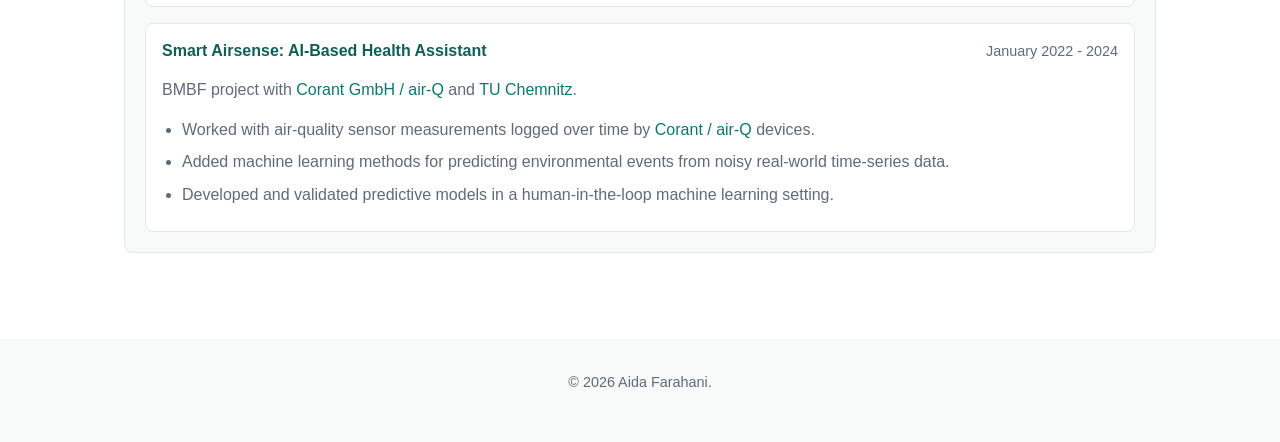
<file: research.html>
<!DOCTYPE html>
<html lang="en">
<head>
    <meta charset="UTF-8">
    <meta http-equiv="X-UA-Compatible" content="IE=Edge">
    <meta name="viewport" content="width=device-width, initial-scale=1.0">
    <meta name="description" content="Research background of Aida Farahani, including PhD work, FEM surrogate modeling, ML@Karoprod, and Smart Airsense.">
    <meta name="keywords" content="AI Solutions Engineer, Industrial AI, Computer Vision, Data-Centric AI, MLOps, RAG, Scientific Machine Learning">
    <meta name="author" content="Aida Farahani">
    <meta name="google-site-verification" content="kxf_3PUzTFuj3gnXSneMkqVTZVSWj_Dgb15Qgk63_C0">
    <title>Research | Aida Farahani, PhD</title>
    <style>
        * {
            box-sizing: border-box;
            margin: 0;
            padding: 0;
        }

        :root {
            --accent: #0f766e;
            --accent-dark: #115e59;
            --blue: #2563eb;
            --ink: #1f2937;
            --muted: #5f6b7a;
            --line: #e5e7eb;
            --surface: #f7faf9;
            --white: #ffffff;
        }

        html {
            scroll-behavior: smooth;
        }

        body {
            background: var(--white);
            color: var(--ink);
            font-family: -apple-system, BlinkMacSystemFont, "Segoe UI", Roboto, "Helvetica Neue", Arial, sans-serif;
            line-height: 1.6;
        }

        a {
            color: var(--accent);
            text-decoration: none;
        }

        a:hover {
            color: var(--accent-dark);
            text-decoration: underline;
        }

        nav {
            backdrop-filter: blur(10px);
            background: rgba(255, 255, 255, 0.94);
            border-bottom: 1px solid var(--line);
            position: sticky;
            top: 0;
            z-index: 1000;
        }

        nav ul {
            display: flex;
            flex-wrap: wrap;
            gap: 1.4rem;
            justify-content: center;
            list-style: none;
            padding: 1rem 1.5rem;
        }

        nav a {
            color: var(--ink);
            font-size: 0.95rem;
            font-weight: 600;
            position: relative;
        }

        nav a::after {
            background: var(--accent);
            bottom: -6px;
            content: "";
            height: 2px;
            left: 0;
            position: absolute;
            transition: width 0.2s ease;
            width: 0;
        }

        nav a:hover {
            text-decoration: none;
        }

        nav a:hover::after {
            width: 100%;
        }

        header {
            background: linear-gradient(135deg, #f4fbf9 0%, #ffffff 70%);
            padding: 4.5rem 1.5rem 4rem;
            text-align: center;
        }

        .profile-img {
            border: 4px solid var(--white);
            border-radius: 50%;
            box-shadow: 0 18px 42px rgba(15, 118, 110, 0.16);
            display: block;
            height: 148px;
            margin: 0 auto 1.5rem;
            object-fit: cover;
            width: 148px;
        }

        h1 {
            font-size: clamp(2.1rem, 5vw, 3.4rem);
            letter-spacing: 0;
            line-height: 1.1;
            margin-bottom: 0.75rem;
        }

        .eyebrow {
            color: var(--accent);
            font-size: 1rem;
            font-weight: 700;
            margin-bottom: 0.75rem;
        }

        .tagline {
            color: var(--muted);
            font-size: 1.15rem;
            margin: 0 auto 1.5rem;
            max-width: 760px;
        }

        .social-links,
        .cta-buttons {
            display: flex;
            flex-wrap: wrap;
            gap: 1rem;
            justify-content: center;
        }

        .social-links {
            margin-bottom: 1.6rem;
        }

        .social-links a {
            align-items: center;
            display: inline-flex;
            font-weight: 600;
            gap: 0.45rem;
        }

        .social-link-icon {
            fill: currentColor;
            flex-shrink: 0;
            height: 1.1rem;
            width: 1.1rem;
        }

        .btn {
            border-radius: 6px;
            display: inline-block;
            font-size: 0.95rem;
            font-weight: 700;
            padding: 0.78rem 1.2rem;
            transition: background 0.2s ease, color 0.2s ease, transform 0.2s ease;
        }

        .btn-primary {
            background: var(--accent);
            color: var(--white);
        }

        .btn-primary:hover {
            background: var(--accent-dark);
            color: var(--white);
            text-decoration: none;
            transform: translateY(-1px);
        }

        .btn-secondary {
            border: 1px solid var(--accent);
            color: var(--accent);
        }

        .btn-secondary:hover {
            background: var(--surface);
            text-decoration: none;
        }

        main {
            margin: 0 auto;
            max-width: 1080px;
            padding: 0 1.5rem;
        }

        section {
            border-bottom: 1px solid var(--line);
            padding: 3.4rem 0;
            scroll-margin-top: 68px;
        }

        section:last-child {
            border-bottom: none;
        }

        h2 {
            font-size: 1.85rem;
            line-height: 1.2;
            margin-bottom: 2rem;
            padding-bottom: 0.85rem;
            position: relative;
        }

        h2::before {
            background: var(--accent);
            bottom: 0;
            content: "";
            height: 3px;
            left: 0;
            position: absolute;
            width: 44px;
        }

        h3 {
            font-size: 1.15rem;
            line-height: 1.35;
            margin-bottom: 0.55rem;
        }

        p {
            color: var(--muted);
            margin-bottom: 1rem;
        }

        .about-grid {
            display: grid;
            gap: 2rem;
            grid-template-columns: 1.4fr 1fr;
        }

        .about-text p {
            line-height: 1.85;
        }

        .highlight-list {
            display: grid;
            gap: 1rem;
        }

        .highlight {
            background: var(--surface);
            border-left: 4px solid var(--accent);
            border-radius: 6px;
            padding: 1rem;
        }

        .highlight strong {
            color: var(--ink);
            display: block;
            margin-bottom: 0.25rem;
        }

        .expertise-grid,
        .contact-grid {
            display: grid;
            gap: 1rem;
        }

        .expertise-grid {
            grid-template-columns: repeat(3, minmax(0, 1fr));
        }

        .skills-showcase {
            display: grid;
            gap: 1.25rem;
            grid-template-columns: repeat(2, minmax(0, 1fr));
        }

        .skill-item {
            align-items: flex-start;
            background: var(--surface);
            border: 1px solid var(--line);
            border-radius: 8px;
            display: flex;
            gap: 1rem;
            padding: 1.25rem;
        }

        .skills-showcase .skill-item:last-child:nth-child(odd) {
            grid-column: 1 / -1;
        }

        .skill-item-image {
            flex-shrink: 0;
        }

        .skill-item-image img {
            border-radius: 8px;
            display: block;
            height: 72px;
            object-fit: contain;
            width: 72px;
        }

        .skill-item-info p {
            line-height: 1.7;
            margin-bottom: 0.5rem;
        }

        .skill-item-info h6 {
            color: var(--ink);
            font-size: 1rem;
            font-weight: 700;
            margin: 0;
        }

        .skill-tags {
            display: flex;
            flex-wrap: wrap;
            gap: 0.45rem;
            margin-top: 0.8rem;
        }

        .skill-tags span {
            background: var(--white);
            border: 1px solid rgba(15, 118, 110, 0.24);
            border-radius: 999px;
            color: var(--accent-dark);
            display: inline-block;
            font-size: 0.78rem;
            font-weight: 600;
            line-height: 1;
            padding: 0.38rem 0.62rem;
        }

        .card,
        .case-study,
        .contact-item {
            background: var(--surface);
            border: 1px solid var(--line);
            border-radius: 8px;
            padding: 1.25rem;
        }

        .card p,
        .case-study p,
        .contact-item p {
            margin-bottom: 0;
        }

        .expertise-card-header {
            align-items: center;
            display: flex;
            gap: 0.85rem;
            margin-bottom: 0.8rem;
        }

        .expertise-card-header h3 {
            margin-bottom: 0;
        }

        .expertise-icon {
            align-items: center;
            background: var(--white);
            border: 1px solid rgba(15, 118, 110, 0.16);
            border-radius: 12px;
            display: inline-flex;
            flex-shrink: 0;
            height: 2.9rem;
            justify-content: center;
            width: 2.9rem;
        }

        .expertise-icon svg {
            display: block;
            fill: var(--accent);
            height: 1.35rem;
            width: 1.35rem;
        }

        .project-tags {
            display: flex;
            flex-wrap: wrap;
            gap: 0.5rem;
            margin-top: 0.9rem;
        }

        .tech-tag {
            background: var(--white);
            border: 1px solid rgba(15, 118, 110, 0.28);
            border-radius: 999px;
            color: var(--accent-dark);
            display: inline-block;
            font-size: 0.82rem;
            font-weight: 600;
            padding: 0.32rem 0.68rem;
        }

        .project-list,
        .experience-list {
            display: grid;
            gap: 1.2rem;
        }

        .project-header,
        .experience-header {
            align-items: flex-start;
            display: flex;
            gap: 1rem;
            justify-content: space-between;
            margin-bottom: 0.65rem;
        }

        .project-date,
        .experience-date {
            color: var(--muted);
            font-size: 0.9rem;
            white-space: nowrap;
        }

        .project-impact {
            background: var(--white);
            border-left: 3px solid var(--accent);
            border-radius: 6px;
            color: var(--muted);
            margin: 1rem 0;
            padding: 0.8rem 1rem;
        }

        .project-impact strong {
            color: var(--accent-dark);
        }

        .detail-list {
            color: var(--muted);
            margin: 0.85rem 0 0;
            padding-left: 1.25rem;
        }

        .detail-list li {
            margin-bottom: 0.45rem;
        }

        .subproject {
            background: var(--white);
            border: 1px solid var(--line);
            border-radius: 8px;
            margin-top: 1rem;
            padding: 1rem;
        }

        .subproject h4 {
            color: var(--accent-dark);
            font-size: 1rem;
            line-height: 1.35;
            margin-bottom: 0.35rem;
        }

        .subproject-showcase {
            align-items: start;
            display: grid;
            gap: 1rem;
            grid-template-columns: minmax(0, 1fr) minmax(280px, 50%);
        }

        .project-video {
            background: #111827;
            border: 1px solid var(--line);
            border-radius: 8px;
            margin: 0;
            overflow: hidden;
        }

        .project-video video {
            background: #111827;
            display: block;
            height: auto;
            margin: -1mm;
            max-width: none;
            width: calc(100% + 2mm);
        }

        .project-video figcaption {
            color: var(--muted);
            font-size: 0.92rem;
            line-height: 1.6;
            padding: 0.85rem 1rem;
        }

        .education-grid {
            display: grid;
            gap: 1rem;
        }

        .education-item {
            border-bottom: 1px solid var(--line);
            padding-bottom: 1rem;
        }

        .education-item:last-child {
            border-bottom: none;
            padding-bottom: 0;
        }

        .contact-grid {
            grid-template-columns: repeat(3, minmax(0, 1fr));
        }

        .contact-item a {
            word-break: break-word;
        }

        footer {
            background: var(--surface);
            color: var(--muted);
            font-size: 0.9rem;
            margin-top: 2rem;
            padding: 2rem 1.5rem;
            text-align: center;
        }

        @media (max-width: 960px) {
            .about-grid,
            .expertise-grid,
            .contact-grid {
                grid-template-columns: 1fr;
            }

        }

        @media (max-width: 620px) {
            header {
                padding: 3rem 1rem;
            }

            main {
                padding: 0 1rem;
            }

            nav ul {
                gap: 0.8rem;
                padding: 0.9rem;
            }

            section {
                padding: 2.4rem 0;
            }

            .skills-showcase {
                grid-template-columns: 1fr;
            }

            .project-header,
            .experience-header {
                display: block;
            }

            .subproject-showcase {
                grid-template-columns: 1fr;
            }
        }


        .page-hero {
            background: linear-gradient(135deg, #f4fbf9 0%, #ffffff 72%);
            padding: 3.6rem 1.5rem 3rem;
            text-align: center;
        }

        .page-hero h1 {
            margin-bottom: 1rem;
        }

        .page-hero .tagline {
            margin-bottom: 0;
        }

        .cv-actions {
            display: flex;
            flex-wrap: wrap;
            gap: 1rem;
            margin-top: 1.4rem;
        }

        .project-media {
            background: #eef4f3;
            border: 1px solid var(--line);
            border-radius: 8px;
            margin: 1rem 0;
            overflow: hidden;
        }

        .project-media img,
        .project-media video {
            display: block;
            height: auto;
            width: 100%;
        }

        .project-media figcaption {
            color: var(--muted);
            font-size: 0.92rem;
            line-height: 1.6;
            padding: 0.85rem 1rem;
        }

        .project-grid {
            display: grid;
            gap: 1.2rem;
        }

    </style>
</head>
<body>
    <nav>
        <ul>
            <li><a href="index.html#home">Home</a></li>
            <li><a href="projects.html">Projects</a></li>
            <li><a href="expertise.html">Expertise</a></li>
            <li><a href="research.html">Research</a></li>
            <li><a href="contact.html">Contact</a></li>
        </ul>
    </nav>

    <header class="page-hero" id="home">
        <p class="eyebrow">PhD + Applied Research Projects</p>
        <h1>Research</h1>
        <p class="tagline">Research work connecting deep learning, engineering simulation, industrial production, and real-world sensor data.</p>
    </header>

    <main>
        <section id="research">
            <h2>Research &amp; Education</h2>
            <div class="education-grid">
                <div class="education-item">
                    <h3>PhD in Artificial Intelligence</h3>
                    <p><a href="https://www.tu-chemnitz.de/" target="_blank" rel="noopener">Technical University of Chemnitz</a>, Germany | 2026</p>
                    <p>Thesis: <em>Exploring Deep Learning Approaches for 3D Deformation: Toward Finite Element Method Distillation</em></p>
                </div>
                <div class="education-item">
                    <h3>M.Sc. Mechatronics Engineering</h3>
                    <p>K.N. Toosi University of Technology, Iran | 2010</p>
                    <p>Thesis: <em>Visual Servoing and Object Pose Estimation - 6 DOF Robot Manipulator</em></p>
                </div>
                <div class="education-item">
                    <h3>B.Sc. Computer Software Engineering</h3>
                    <p>IAU Tehran Branch, Iran | 2006</p>
                    <p>Thesis: <em>Online Persian Handwriting Recognition using Neural Networks</em></p>
                </div>
            </div>
        </section>

        <section id="research-projects">
            <h2>Research Projects</h2>
            <div class="experience-list">

                <article class="case-study">
                    <div class="experience-header">
                        <h3>Research Scientist - <a href="https://www.tu-chemnitz.de/" target="_blank" rel="noopener">Technische Universitaet Chemnitz</a>, Germany</h3>
                        <span class="experience-date">2018 - 2024</span>
                    </div>
                    <p>
                        Research career focused on machine learning for engineering simulation, 3D deformation modeling,
                        automotive body production, and environmental sensor analysis across BMBF-funded applied research projects.
                    </p>

                    <div class="subproject">
                        <h4>ML@Karoprod: Machine Learning for Automotive Body Production</h4>
                        <div class="subproject-showcase">
                            <div>
                                <p class="project-description">
                                    BMBF project with <a href="https://www.iwu.fraunhofer.de/" target="_blank" rel="noopener">Fraunhofer IWU</a>,
                                    <a href="https://www.scale.eu/en/" target="_blank" rel="noopener">SCALE GmbH</a>, and
                                    <a href="https://www.tu-chemnitz.de/" target="_blank" rel="noopener">TU Chemnitz</a>.
                                </p>
                                <ul class="detail-list">
                                    <li>Created <a href="https://www.tu-chemnitz.de/informatik/KI/projects/geometricdeeplearning/index.php" target="_blank" rel="noopener">large-scale FEM training datasets</a> for sheet metal forming where no suitable dataset existed.</li>
                                    <li>Used implicit neural representations, including signed distance functions, for dense deformable geometries.</li>
                                    <li>Developed surrogate models for geometric deviation, thickness distribution, and thinning on high-resolution shell meshes, including the <a href="https://github.com/hamkerlab/ML-Karoprod-MeshPredictor" target="_blank" rel="noopener">ML-Karoprod MeshPredictor</a>.</li>
                                    <li>Built reinforcement learning approaches for inverse process design and sequential deformation modeling.</li>
                                </ul>
                            </div>
                            <figure class="project-video">
                                <video autoplay controls loop muted playsinline preload="metadata">
                                    <source src="media/params_slider.mp4" type="video/mp4">
                                    Your browser does not support the video tag.
                                </video>
                                <figcaption>
                                    Neural-network prediction demo: deformation results update within seconds from slider parameters,
                                    avoiding a fresh FEM setup and full simulation run for each variation.
                                </figcaption>
                            </figure>
                        </div>
                    </div>

                    <div class="subproject">
                        <div class="project-header">
                            <h4>Smart Airsense: AI-Based Health Assistant</h4>
                            <span class="project-date">January 2022 - 2024</span>
                        </div>
                        <p class="project-description">
                            BMBF project with <a href="https://en.air-q.com/" target="_blank" rel="noopener">Corant GmbH / air-Q</a>
                            and <a href="https://www.tu-chemnitz.de/" target="_blank" rel="noopener">TU Chemnitz</a>.
                        </p>
                        <ul class="detail-list">
                            <li>Worked with air-quality sensor measurements logged over time by <a href="https://en.air-q.com/" target="_blank" rel="noopener">Corant / air-Q</a> devices.</li>
                            <li>Added machine learning methods for predicting environmental events from noisy real-world time-series data.</li>
                            <li>Developed and validated predictive models in a human-in-the-loop machine learning setting.</li>
                        </ul>
                    </div>
                </article>
            </div>
        </section>
    </main>

    <footer>
        <p>&copy; 2026 Aida Farahani.</p>
    </footer>
</body>
</html>
</file>
